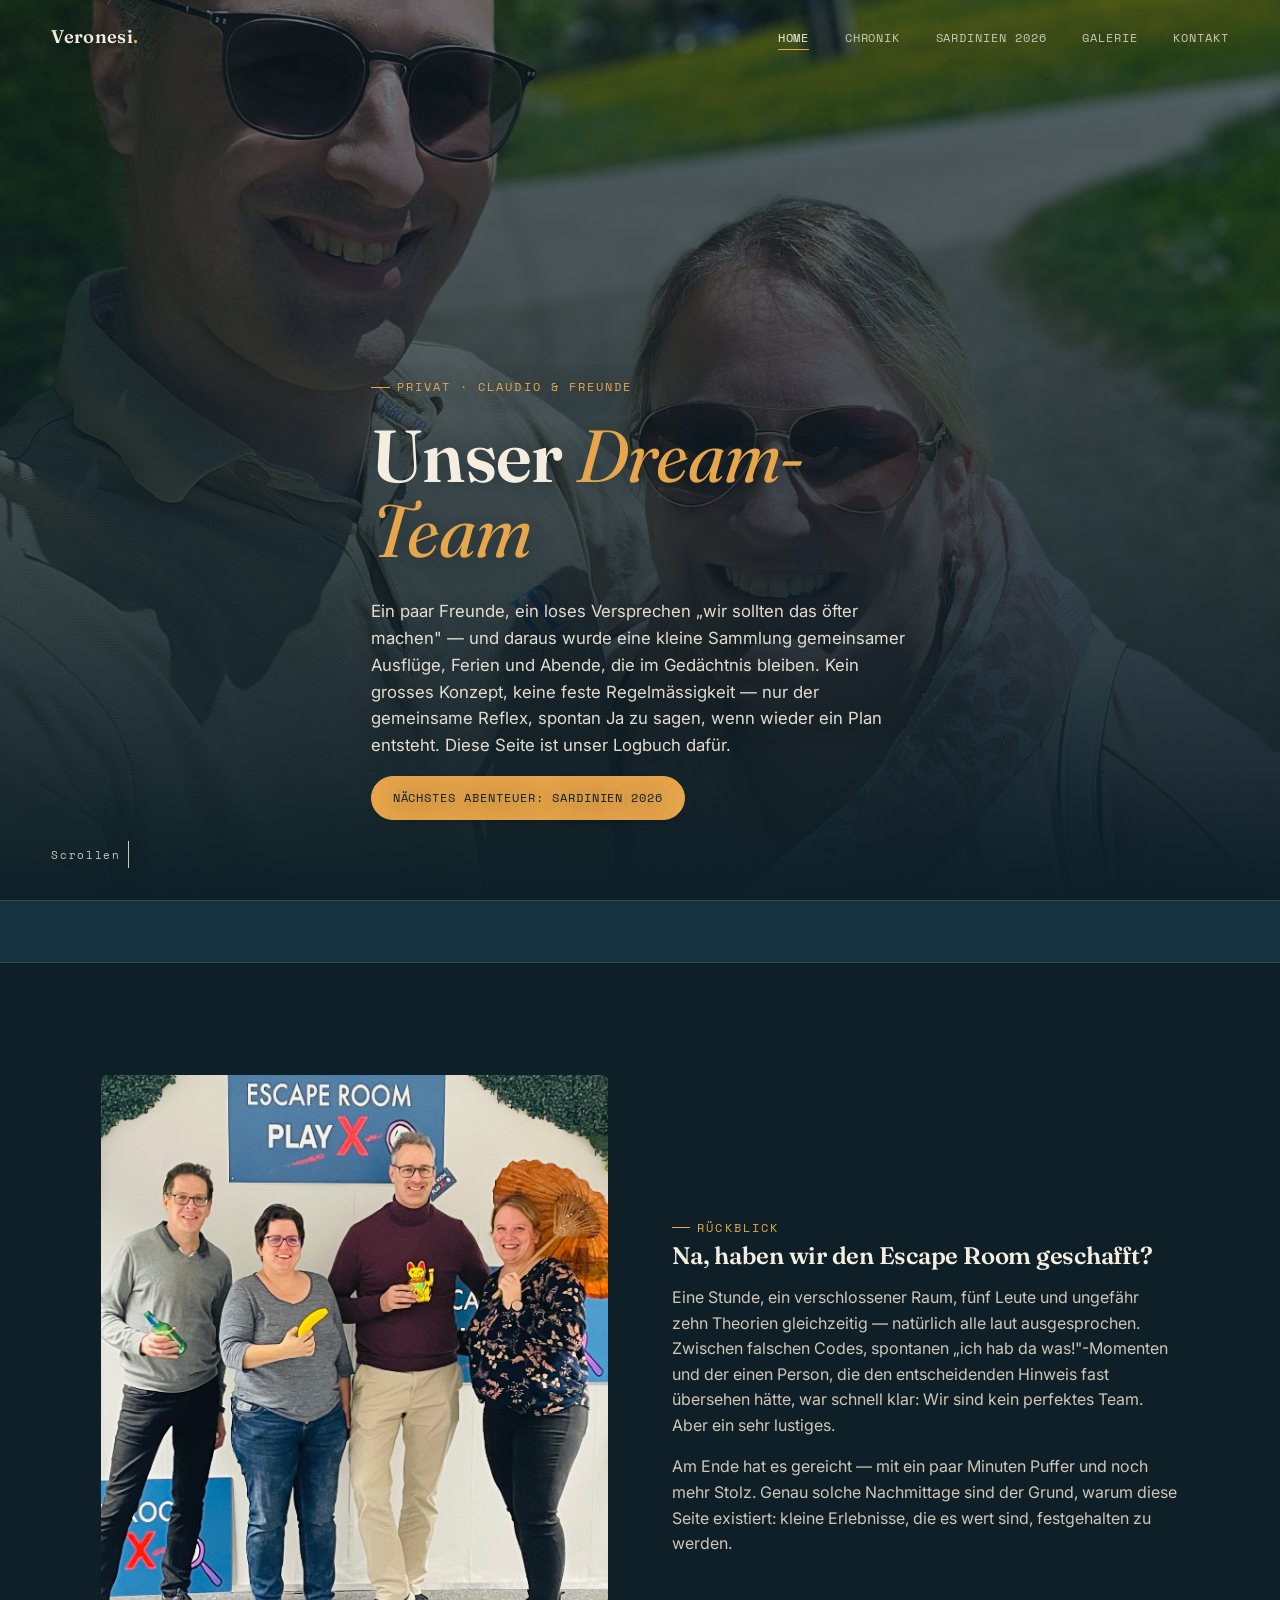
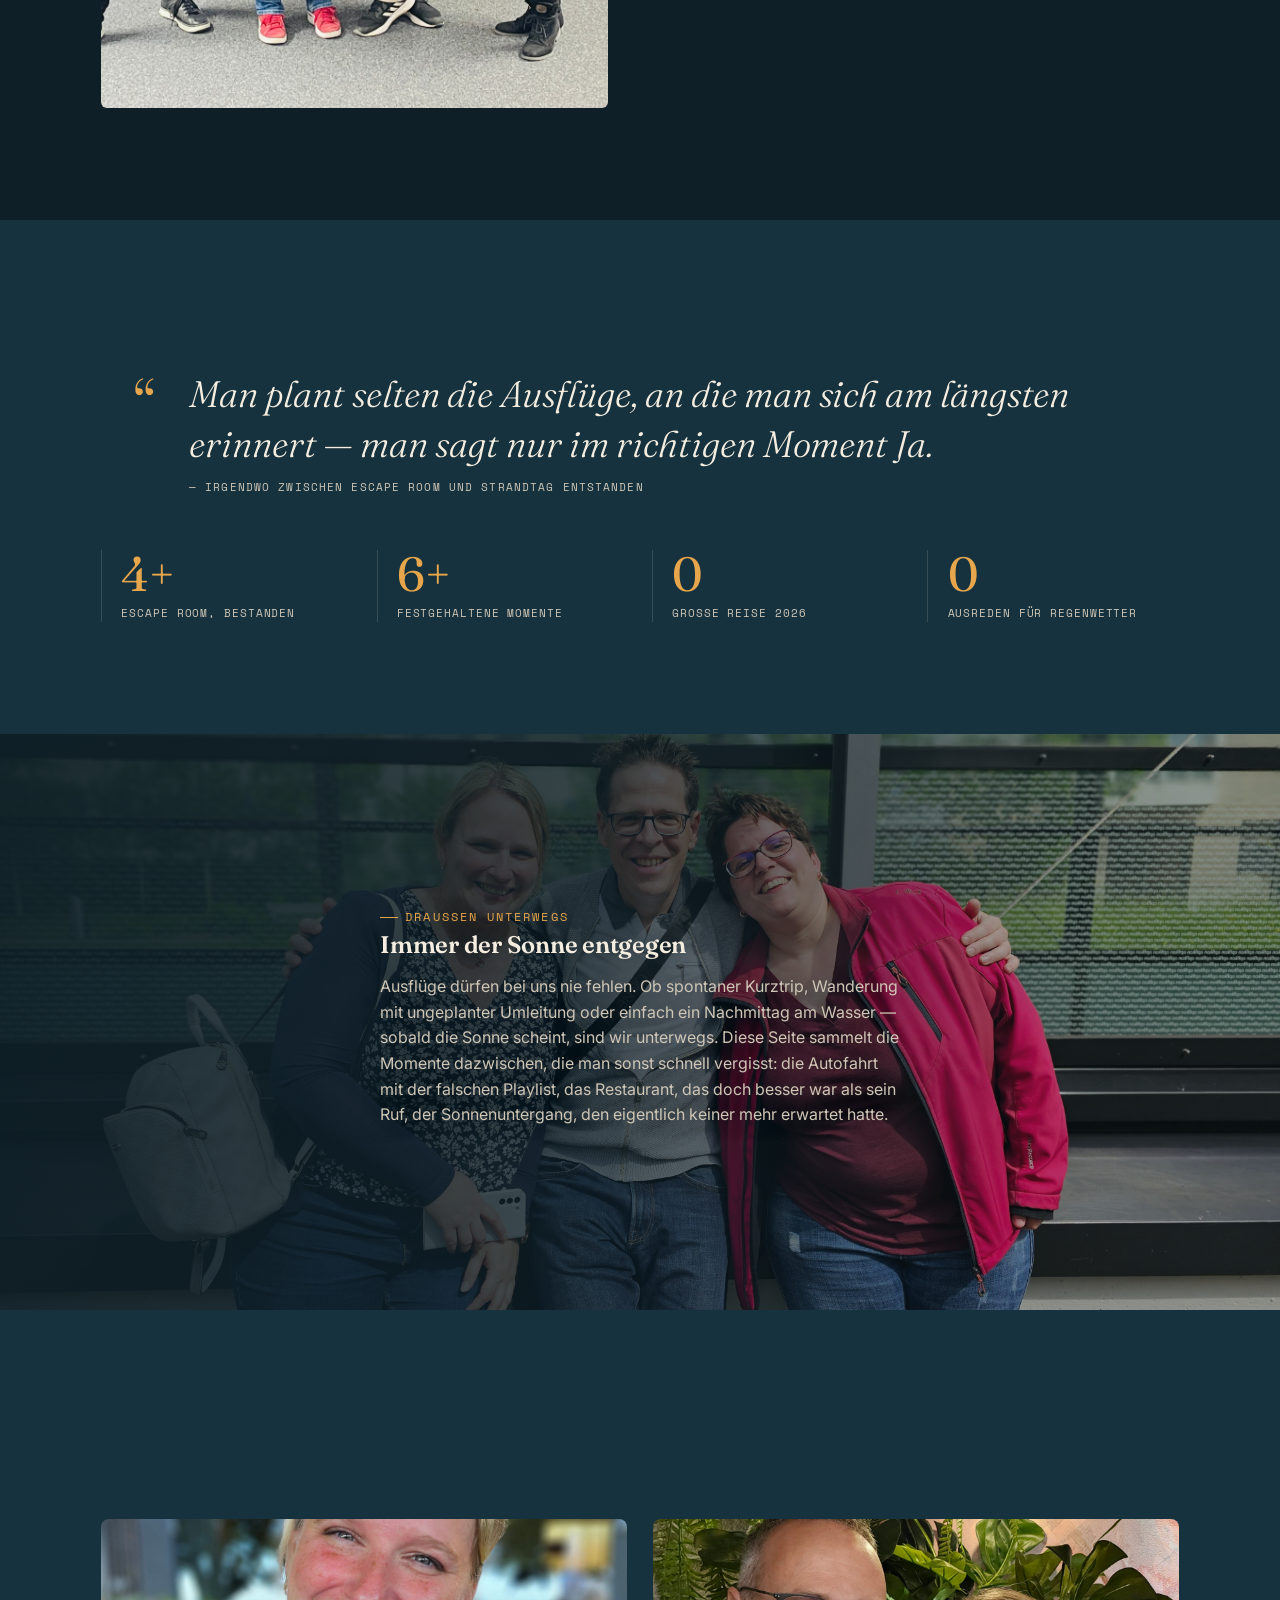
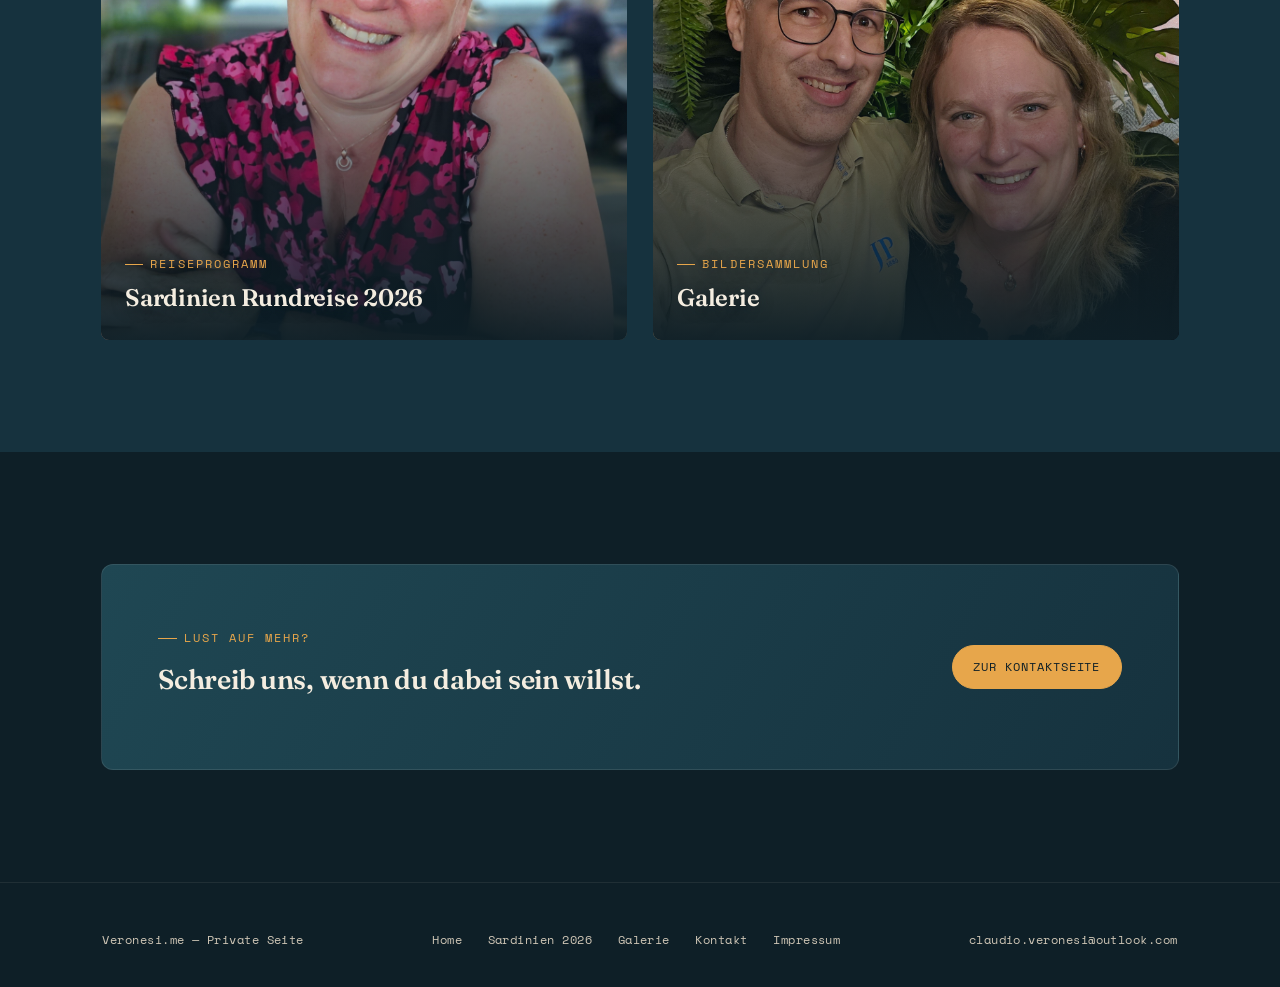
<file: index.html>
<!DOCTYPE html>
<html lang="de">
<head>
<meta charset="UTF-8">
<meta name="viewport" content="width=device-width, initial-scale=1.0">
<title>Veronesi — Unser Dream-Team</title>
<meta name="description" content="Private Seite von Claudio & Freunden — Ausflüge, Abenteuer und die Sardinien-Rundreise 2026.">
<link rel="preconnect" href="https://fonts.googleapis.com">
<link rel="icon" type="image/png" sizes="32x32" href="assets/favicon-32.png">
<link rel="icon" type="image/png" sizes="16x16" href="assets/favicon-16.png">
<link rel="apple-touch-icon" href="assets/apple-touch-icon.png">
<meta property="og:type" content="website">
<meta property="og:title" content="Veronesi — Unser Dream-Team">
<meta property="og:description" content="Private Seite von Claudio & Freunden — Ausflüge, Abenteuer und die Sardinien-Rundreise 2026.">
<meta property="og:image" content="https://veronesi.me/assets/social-preview.png">
<meta property="og:url" content="https://veronesi.me/">
<meta name="twitter:card" content="summary_large_image">
<meta name="twitter:title" content="Veronesi — Unser Dream-Team">
<meta name="twitter:description" content="Private Seite von Claudio & Freunden — Ausflüge, Abenteuer und die Sardinien-Rundreise 2026.">
<meta name="twitter:image" content="https://veronesi.me/assets/social-preview.png">
<link rel="stylesheet" href="styles.css">
</head>
<body>
<div class="progress"></div>

<nav class="nav">
  <a href="index.html" class="nav__brand">Veronesi<span>.</span></a>
  <button class="nav__toggle" aria-label="Menü öffnen">☰</button>
  <ul class="nav__links">
    <li><a href="index.html" class="active">Home</a></li>
    <li><a href="chronik.html">Chronik</a></li>
    <li><a href="sardinien.html">Sardinien 2026</a></li>
    <li><a href="galerie.html">Galerie</a></li>
    <li><a href="kontakt.html">Kontakt</a></li>
  </ul>
</nav>

<header class="hero">
  <div class="hero__bg" style="background-image:url('pics/20250419_125818.jpg');"></div>
  <div class="hero__scrim"></div>
  <div class="wrap hero__content reveal in">
    <span class="eyebrow">Privat · Claudio & Freunde</span>
    <h1>Unser <em>Dream-Team</em></h1>
    <p>Ein paar Freunde, ein loses Versprechen „wir sollten das öfter machen" — und daraus wurde eine kleine Sammlung gemeinsamer Ausflüge, Ferien und Abende, die im Gedächtnis bleiben. Kein grosses Konzept, keine feste Regelmässigkeit — nur der gemeinsame Reflex, spontan Ja zu sagen, wenn wieder ein Plan entsteht. Diese Seite ist unser Logbuch dafür.</p>
    <a href="sardinien.html" class="btn btn--solid">Nächstes Abenteuer: Sardinien 2026</a>
  </div>
  <span class="scroll-cue">Scrollen</span>
</header>

<div class="marquee">
  <div class="marquee__track">
    <span><em>✦</em> Escape Rooms</span>
    <span><em>✦</em> Sommerausflüge</span>
    <span><em>✦</em> Sardinien 2026</span>
    <span><em>✦</em> Lange Abende</span>
    <span><em>✦</em> Spontane Pläne</span>
    <span><em>✦</em> Immer der Sonne entgegen</span>
    <span><em>✦</em> Escape Rooms</span>
    <span><em>✦</em> Sommerausflüge</span>
    <span><em>✦</em> Sardinien 2026</span>
    <span><em>✦</em> Lange Abende</span>
    <span><em>✦</em> Spontane Pläne</span>
    <span><em>✦</em> Immer der Sonne entgegen</span>
  </div>
</div>

<section>
  <div class="wrap grid-2">
    <div class="img-frame tilt reveal">
      <img src="pics/IMG_0607.jpg" alt="Das Dream-Team nach dem Escape Room">
    </div>
    <div class="reveal reveal-delay-1">
      <span class="eyebrow">Rückblick</span>
      <h2>Na, haben wir den Escape Room geschafft?</h2>
      <p>Eine Stunde, ein verschlossener Raum, fünf Leute und ungefähr zehn Theorien gleichzeitig — natürlich alle laut ausgesprochen. Zwischen falschen Codes, spontanen „ich hab da was!"-Momenten und der einen Person, die den entscheidenden Hinweis fast übersehen hätte, war schnell klar: Wir sind kein perfektes Team. Aber ein sehr lustiges.</p>
      <p>Am Ende hat es gereicht — mit ein paar Minuten Puffer und noch mehr Stolz. Genau solche Nachmittage sind der Grund, warum diese Seite existiert: kleine Erlebnisse, die es wert sind, festgehalten zu werden.</p>
    </div>
  </div>
</section>

<section class="section-alt">
  <div class="wrap">
    <blockquote class="pull-quote reveal">
      Man plant selten die Ausflüge, an die man sich am längsten erinnert — man sagt nur im richtigen Moment Ja.
      <cite>— irgendwo zwischen Escape Room und Strandtag entstanden</cite>
    </blockquote>
    <div class="stats reveal reveal-delay-1" style="margin-top:3.5rem;">
      <div class="stat">
        <span class="stat__num" data-count="5+">0</span>
        <span class="stat__label">Escape Room, bestanden</span>
      </div>
      <div class="stat">
        <span class="stat__num" data-count="8+">0</span>
        <span class="stat__label">Festgehaltene Momente</span>
      </div>
      <div class="stat">
        <span class="stat__num" data-count="1">0</span>
        <span class="stat__label">Grosse Reise 2026</span>
      </div>
      <div class="stat">
        <span class="stat__num" data-count="0">0</span>
        <span class="stat__label">Ausreden für Regenwetter</span>
      </div>
    </div>
  </div>
</section>

<section class="banner reveal" style="background-image:url('pics/20230520_160415.jpg');">
  <div class="wrap">
    <div class="banner__content">
      <span class="eyebrow">Draussen unterwegs</span>
      <h2>Immer der Sonne entgegen</h2>
      <p>Ausflüge dürfen bei uns nie fehlen. Ob spontaner Kurztrip, Wanderung mit ungeplanter Umleitung oder einfach ein Nachmittag am Wasser — sobald die Sonne scheint, sind wir unterwegs. Diese Seite sammelt die Momente dazwischen, die man sonst schnell vergisst: die Autofahrt mit der falschen Playlist, das Restaurant, das doch besser war als sein Ruf, der Sonnenuntergang, den eigentlich keiner mehr erwartet hatte.</p>
    </div>
  </div>
</section>

<section class="section-alt">
  <div class="wrap">
    <span class="eyebrow reveal">Weiterstöbern</span>
    <h2 class="reveal reveal-delay-1" style="margin-bottom:2rem;max-width:20em;">Zwei Wege, tiefer einzutauchen</h2>
    <div class="cards">
      <a class="card tilt reveal" href="sardinien.html" style="background-image:url('pics/20250807_181822.jpg');">
        <div class="card__label">
          <span class="eyebrow">Reiseprogramm</span>
          <h3>Sardinien Rundreise 2026</h3>
        </div>
      </a>
      <a class="card tilt reveal reveal-delay-1" href="galerie.html" style="background-image:url('pics/20250925_174155.jpg');">
        <div class="card__label">
          <span class="eyebrow">Bildersammlung</span>
          <h3>Galerie</h3>
        </div>
      </a>
    </div>
  </div>
</section>

<section>
  <div class="wrap">
    <div class="cta-band reveal">
      <div>
        <span class="eyebrow">Lust auf mehr?</span>
        <h2 style="margin-top:.4em;font-size:1.7rem;">Schreib uns, wenn du dabei sein willst.</h2>
      </div>
      <a href="kontakt.html" class="btn btn--solid">Zur Kontaktseite</a>
    </div>
  </div>
</section>

<footer>
  <div class="wrap footer__row">
    <span>Veronesi.me — Private Seite</span>
    <nav style="display:flex;gap:1.6rem;flex-wrap:wrap;">
      <a href="index.html">Home</a>
      <a href="sardinien.html">Sardinien 2026</a>
      <a href="galerie.html">Galerie</a>
      <a href="kontakt.html">Kontakt</a>
      <a href="impressum.html">Impressum</a>
    </nav>
    <a href="#" rel="nofollow" data-email-user="claudio.veronesi" data-email-domain="outlook.com" data-email-show="true">E-Mail wird geladen…</a>
  </div>
</footer>

<button class="back-to-top" aria-label="Nach oben">
  <svg viewBox="0 0 24 24"><path d="M12 19V5M5 12l7-7 7 7"/></svg>
</button>

<script src="script.js"></script>
</body>
</html>
</file>
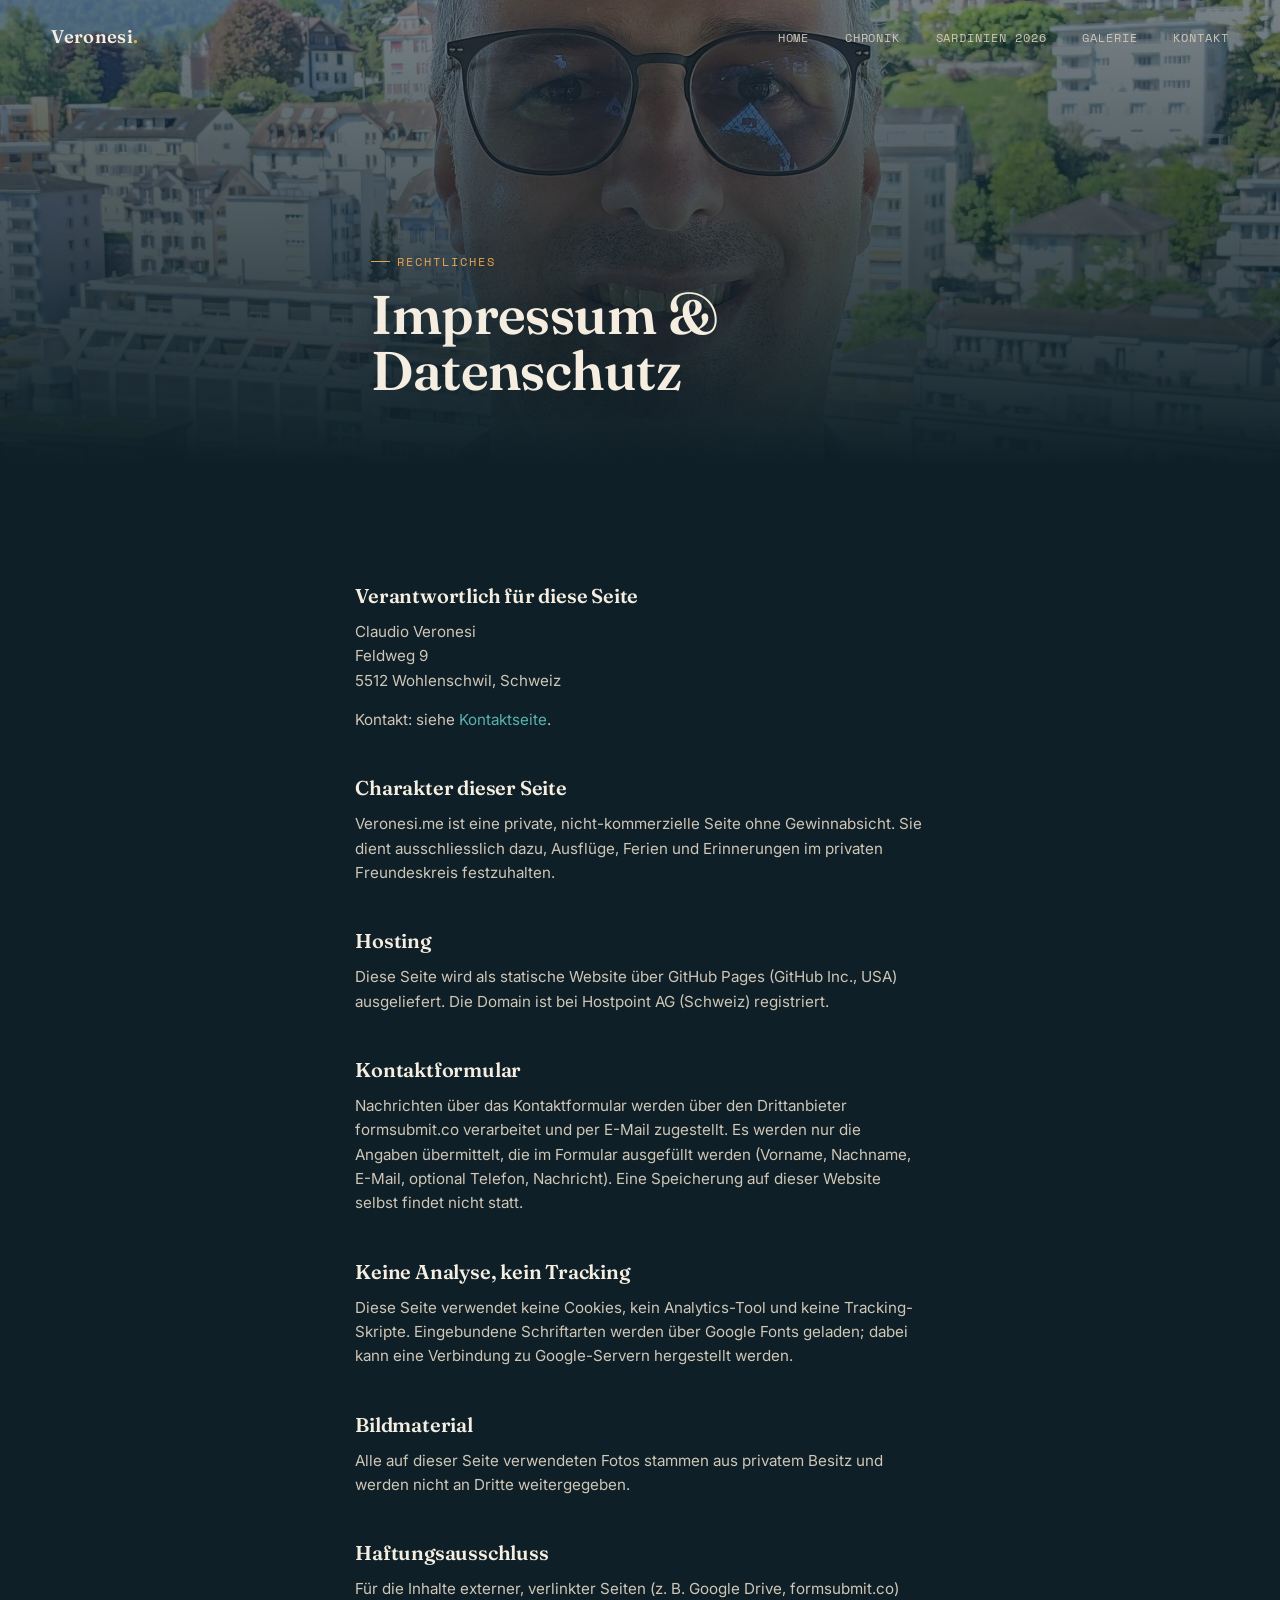
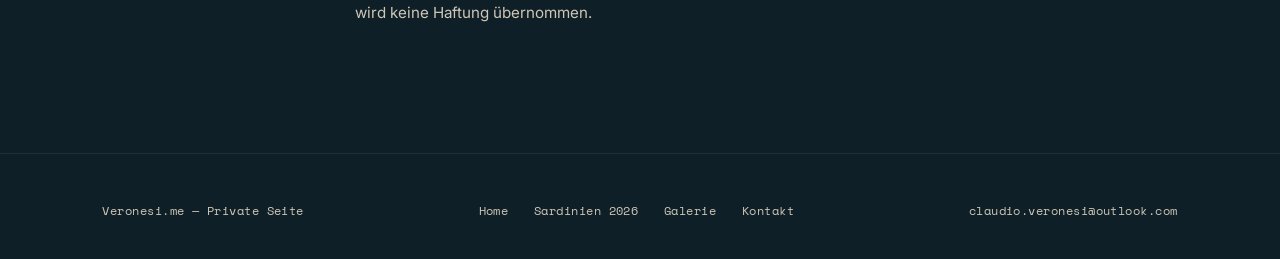
<file: impressum.html>
<!DOCTYPE html>
<html lang="de">
<head>
<meta charset="UTF-8">
<meta name="viewport" content="width=device-width, initial-scale=1.0">
<title>Impressum & Datenschutz — Veronesi</title>
<meta name="robots" content="noindex">
<link rel="preconnect" href="https://fonts.googleapis.com">
<link rel="icon" type="image/png" sizes="32x32" href="assets/favicon-32.png">
<link rel="icon" type="image/png" sizes="16x16" href="assets/favicon-16.png">
<link rel="apple-touch-icon" href="assets/apple-touch-icon.png">
<link rel="stylesheet" href="styles.css">
<style>
  .legal p, .legal li{color:var(--sand-dim);font-size:.95rem;}
  .legal h2{font-size:1.25rem;margin-top:2.5rem;}
  .legal h2:first-of-type{margin-top:0;}
</style>
</head>
<body>

<nav class="nav">
  <a href="index.html" class="nav__brand">Veronesi<span>.</span></a>
  <button class="nav__toggle" aria-label="Menü öffnen">☰</button>
  <ul class="nav__links">
    <li><a href="index.html">Home</a></li>
    <li><a href="chronik.html">Chronik</a></li>
    <li><a href="sardinien.html">Sardinien 2026</a></li>
    <li><a href="galerie.html">Galerie</a></li>
    <li><a href="kontakt.html">Kontakt</a></li>
  </ul>
</nav>

<header class="hero hero--small">
  <div class="hero__bg" style="background-image:url('pics/20250501_105239.jpg');"></div>
  <div class="hero__scrim"></div>
  <div class="wrap hero__content reveal in">
    <span class="eyebrow">Rechtliches</span>
    <h1>Impressum & Datenschutz</h1>
  </div>
</header>

<section>
  <div class="wrap legal" style="max-width:42em;">

    <h2>Verantwortlich für diese Seite</h2>
    <p>
      Claudio Veronesi<br>
      Feldweg 9 <br>
      5512 Wohlenschwil, Schweiz
    </p>
    <p>Kontakt: siehe <a href="kontakt.html" style="color:var(--teal);">Kontaktseite</a>.</p>

    <h2>Charakter dieser Seite</h2>
    <p>Veronesi.me ist eine private, nicht-kommerzielle Seite ohne Gewinnabsicht. Sie dient ausschliesslich dazu, Ausflüge, Ferien und Erinnerungen im privaten Freundeskreis festzuhalten.</p>

    <h2>Hosting</h2>
    <p>Diese Seite wird als statische Website über GitHub Pages (GitHub Inc., USA) ausgeliefert. Die Domain ist bei Hostpoint AG (Schweiz) registriert.</p>

    <h2>Kontaktformular</h2>
    <p>Nachrichten über das Kontaktformular werden über den Drittanbieter formsubmit.co verarbeitet und per E-Mail zugestellt. Es werden nur die Angaben übermittelt, die im Formular ausgefüllt werden (Vorname, Nachname, E-Mail, optional Telefon, Nachricht). Eine Speicherung auf dieser Website selbst findet nicht statt.</p>

    <h2>Keine Analyse, kein Tracking</h2>
    <p>Diese Seite verwendet keine Cookies, kein Analytics-Tool und keine Tracking-Skripte. Eingebundene Schriftarten werden über Google Fonts geladen; dabei kann eine Verbindung zu Google-Servern hergestellt werden.</p>

    <h2>Bildmaterial</h2>
    <p>Alle auf dieser Seite verwendeten Fotos stammen aus privatem Besitz und werden nicht an Dritte weitergegeben.</p>

    <h2>Haftungsausschluss</h2>
    <p>Für die Inhalte externer, verlinkter Seiten (z. B. Google Drive, formsubmit.co) wird keine Haftung übernommen.</p>

  </div>
</section>

<footer>
  <div class="wrap footer__row">
    <span>Veronesi.me — Private Seite</span>
    <nav style="display:flex;gap:1.6rem;">
      <a href="index.html">Home</a>
      <a href="sardinien.html">Sardinien 2026</a>
      <a href="galerie.html">Galerie</a>
      <a href="kontakt.html">Kontakt</a>
    </nav>
    <a href="#" rel="nofollow" data-email-user="claudio.veronesi" data-email-domain="outlook.com" data-email-show="true">E-Mail wird geladen…</a>
  </div>
</footer>

<button class="back-to-top" aria-label="Nach oben">
  <svg viewBox="0 0 24 24"><path d="M12 19V5M5 12l7-7 7 7"/></svg>
</button>

<script src="script.js"></script>
</body>
</html>
</file>
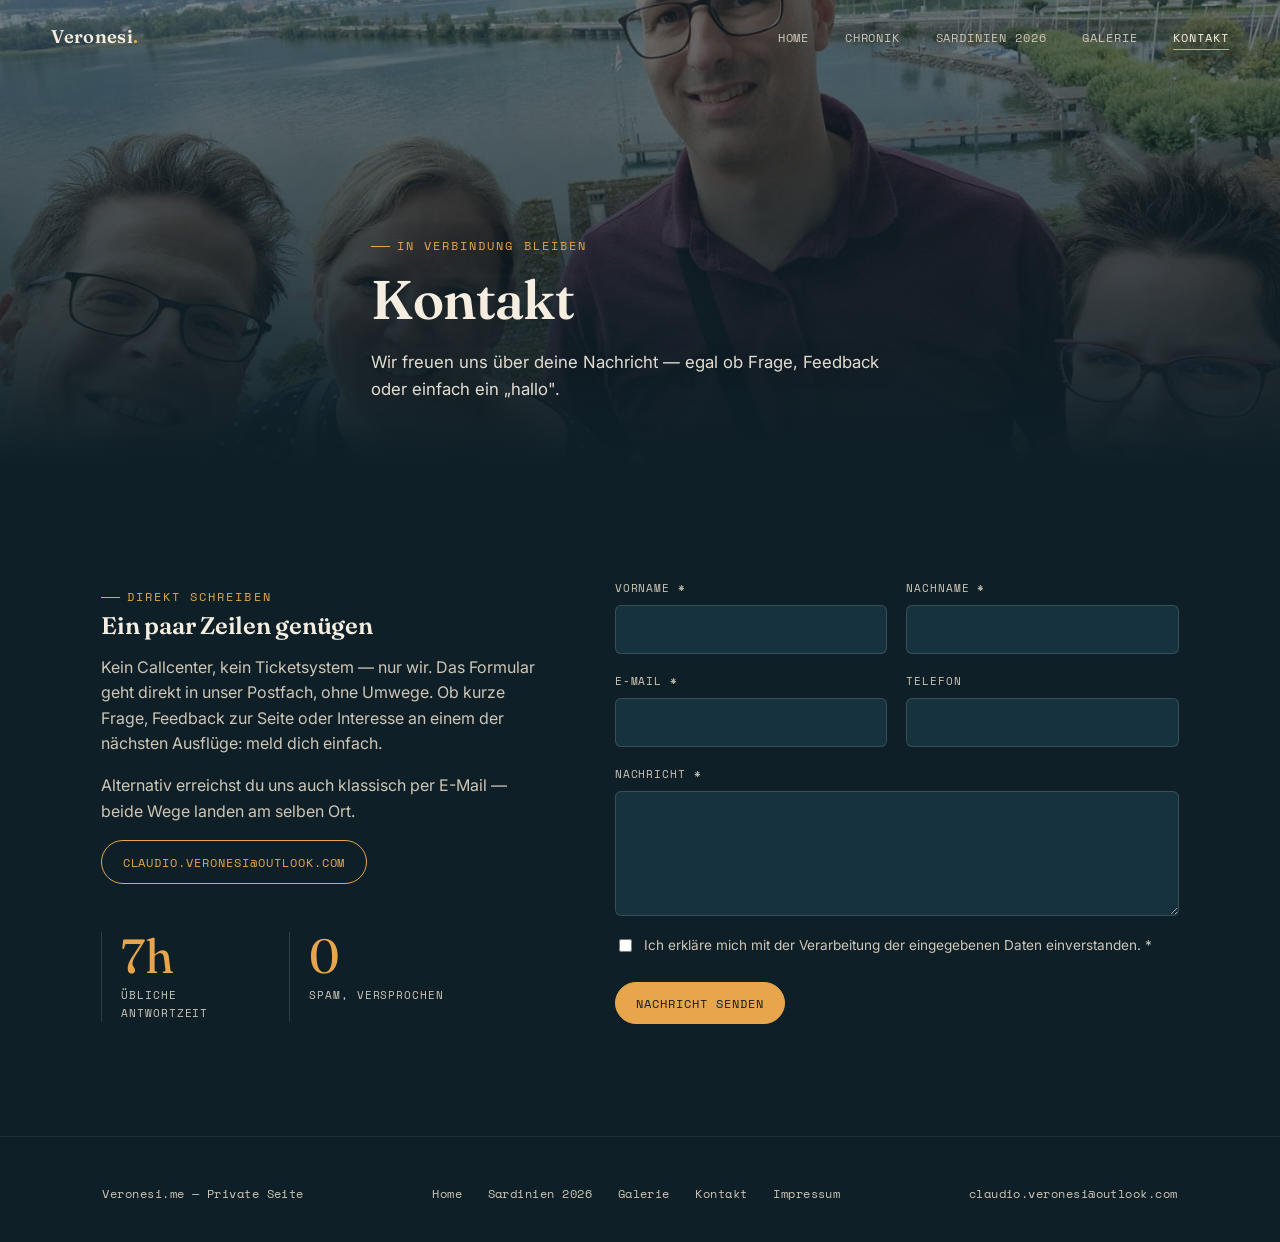
<file: kontakt.html>
<!DOCTYPE html>
<html lang="de">
<head>
<meta charset="UTF-8">
<meta name="viewport" content="width=device-width, initial-scale=1.0">
<title>Kontakt — Veronesi</title>
<meta name="description" content="Nachricht schreiben — wir freuen uns über deine Zeilen.">
<link rel="preconnect" href="https://fonts.googleapis.com">
<link rel="icon" type="image/png" sizes="32x32" href="assets/favicon-32.png">
<link rel="icon" type="image/png" sizes="16x16" href="assets/favicon-16.png">
<link rel="apple-touch-icon" href="assets/apple-touch-icon.png">
<meta property="og:type" content="website">
<meta property="og:title" content="Kontakt — Veronesi">
<meta property="og:description" content="Nachricht schreiben — wir freuen uns über deine Zeilen.">
<meta property="og:image" content="https://veronesi.me/assets/social-preview.png">
<meta property="og:url" content="https://veronesi.me/kontakt.html">
<meta name="twitter:card" content="summary_large_image">
<meta name="twitter:title" content="Kontakt — Veronesi">
<meta name="twitter:description" content="Nachricht schreiben — wir freuen uns über deine Zeilen.">
<meta name="twitter:image" content="https://veronesi.me/assets/social-preview.png">
<link rel="stylesheet" href="styles.css">
</head>
<body>
<div class="progress"></div>

<nav class="nav">
  <a href="index.html" class="nav__brand">Veronesi<span>.</span></a>
  <button class="nav__toggle" aria-label="Menü öffnen">☰</button>
  <ul class="nav__links">
    <li><a href="index.html">Home</a></li>
    <li><a href="chronik.html">Chronik</a></li>
    <li><a href="sardinien.html">Sardinien 2026</a></li>
    <li><a href="galerie.html">Galerie</a></li>
    <li><a href="kontakt.html" class="active">Kontakt</a></li>
  </ul>
</nav>

<header class="hero hero--small">
  <div class="hero__bg" style="background-image:url('pics/IMG-20230805-WA0002.jpg');"></div>
  <div class="hero__scrim"></div>
  <div class="wrap hero__content reveal in">
    <span class="eyebrow">In Verbindung bleiben</span>
    <h1>Kontakt</h1>
    <p>Wir freuen uns über deine Nachricht — egal ob Frage, Feedback oder einfach ein „hallo".</p>
  </div>
</header>

<section>
  <div class="wrap grid-2" style="align-items:flex-start;">
    <div class="reveal">
      <span class="eyebrow">Direkt schreiben</span>
      <h2>Ein paar Zeilen genügen</h2>
      <p>Kein Callcenter, kein Ticketsystem — nur wir. Das Formular geht direkt in unser Postfach, ohne Umwege. Ob kurze Frage, Feedback zur Seite oder Interesse an einem der nächsten Ausflüge: meld dich einfach.</p>
      <p>Alternativ erreichst du uns auch klassisch per E-Mail — beide Wege landen am selben Ort.</p>
      <p><a href="#" class="btn" rel="nofollow" data-email-user="claudio.veronesi" data-email-domain="outlook.com" data-email-show="true">E-Mail wird geladen…</a></p>
      <div class="stats" style="grid-template-columns:1fr 1fr;margin-top:3rem;max-width:22em;">
        <div class="stat">
          <span class="stat__num" data-count="24h">0</span>
          <span class="stat__label">Übliche Antwortzeit</span>
        </div>
        <div class="stat">
          <span class="stat__num" data-count="0">0</span>
          <span class="stat__label">Spam, versprochen</span>
        </div>
      </div>
    </div>

    <!--
      HINWEIS FÜR CLAUDIO:
      Formular läuft kostenlos über formsubmit.co — kein Server, kein Konto nötig.
      Bei der ALLERERSTEN Einsendung schickt formsubmit.co dir eine Bestätigungs-Mail,
      die du einmalig anklicken musst — danach landen alle Nachrichten direkt im Postfach.
      _subject / _template steuern nur die Optik der eingehenden Mail.
    -->
    <form class="reveal reveal-delay-1"
          action="https://formsubmit.co/04c3320bc6bbe6dbde82edca2da8a208"
          method="POST">
      <input type="hidden" name="_subject" value="Neue Nachricht über veronesi.me">
      <input type="hidden" name="_template" value="table">
      <input type="hidden" name="_captcha" value="false">

      <div class="form-grid">
        <div class="field">
          <label for="vorname">Vorname *</label>
          <input id="vorname" name="Vorname" type="text" required>
        </div>
        <div class="field">
          <label for="nachname">Nachname *</label>
          <input id="nachname" name="Nachname" type="text" required>
        </div>
      </div>
      <div class="form-grid">
        <div class="field">
          <label for="email">E-Mail *</label>
          <input id="email" name="Email" type="email" required>
        </div>
        <div class="field">
          <label for="telefon">Telefon</label>
          <input id="telefon" name="Telefon" type="tel">
        </div>
      </div>
      <div class="field">
        <label for="nachricht">Nachricht *</label>
        <textarea id="nachricht" name="Nachricht" rows="5" required></textarea>
      </div>
      <label class="checkline">
        <input type="checkbox" required>
        <span>Ich erkläre mich mit der Verarbeitung der eingegebenen Daten einverstanden. *</span>
      </label>
      <button type="submit" class="btn btn--solid">Nachricht senden</button>
    </form>
  </div>
</section>

<footer>
  <div class="wrap footer__row">
    <span>Veronesi.me — Private Seite</span>
    <nav style="display:flex;gap:1.6rem;flex-wrap:wrap;">
      <a href="index.html">Home</a>
      <a href="sardinien.html">Sardinien 2026</a>
      <a href="galerie.html">Galerie</a>
      <a href="kontakt.html">Kontakt</a>
      <a href="impressum.html">Impressum</a>
    </nav>
    <a href="#" rel="nofollow" data-email-user="claudio.veronesi" data-email-domain="outlook.com" data-email-show="true">E-Mail wird geladen…</a>
  </div>
</footer>

<button class="back-to-top" aria-label="Nach oben">
  <svg viewBox="0 0 24 24"><path d="M12 19V5M5 12l7-7 7 7"/></svg>
</button>

<script src="script.js"></script>
</body>
</html>
</file>
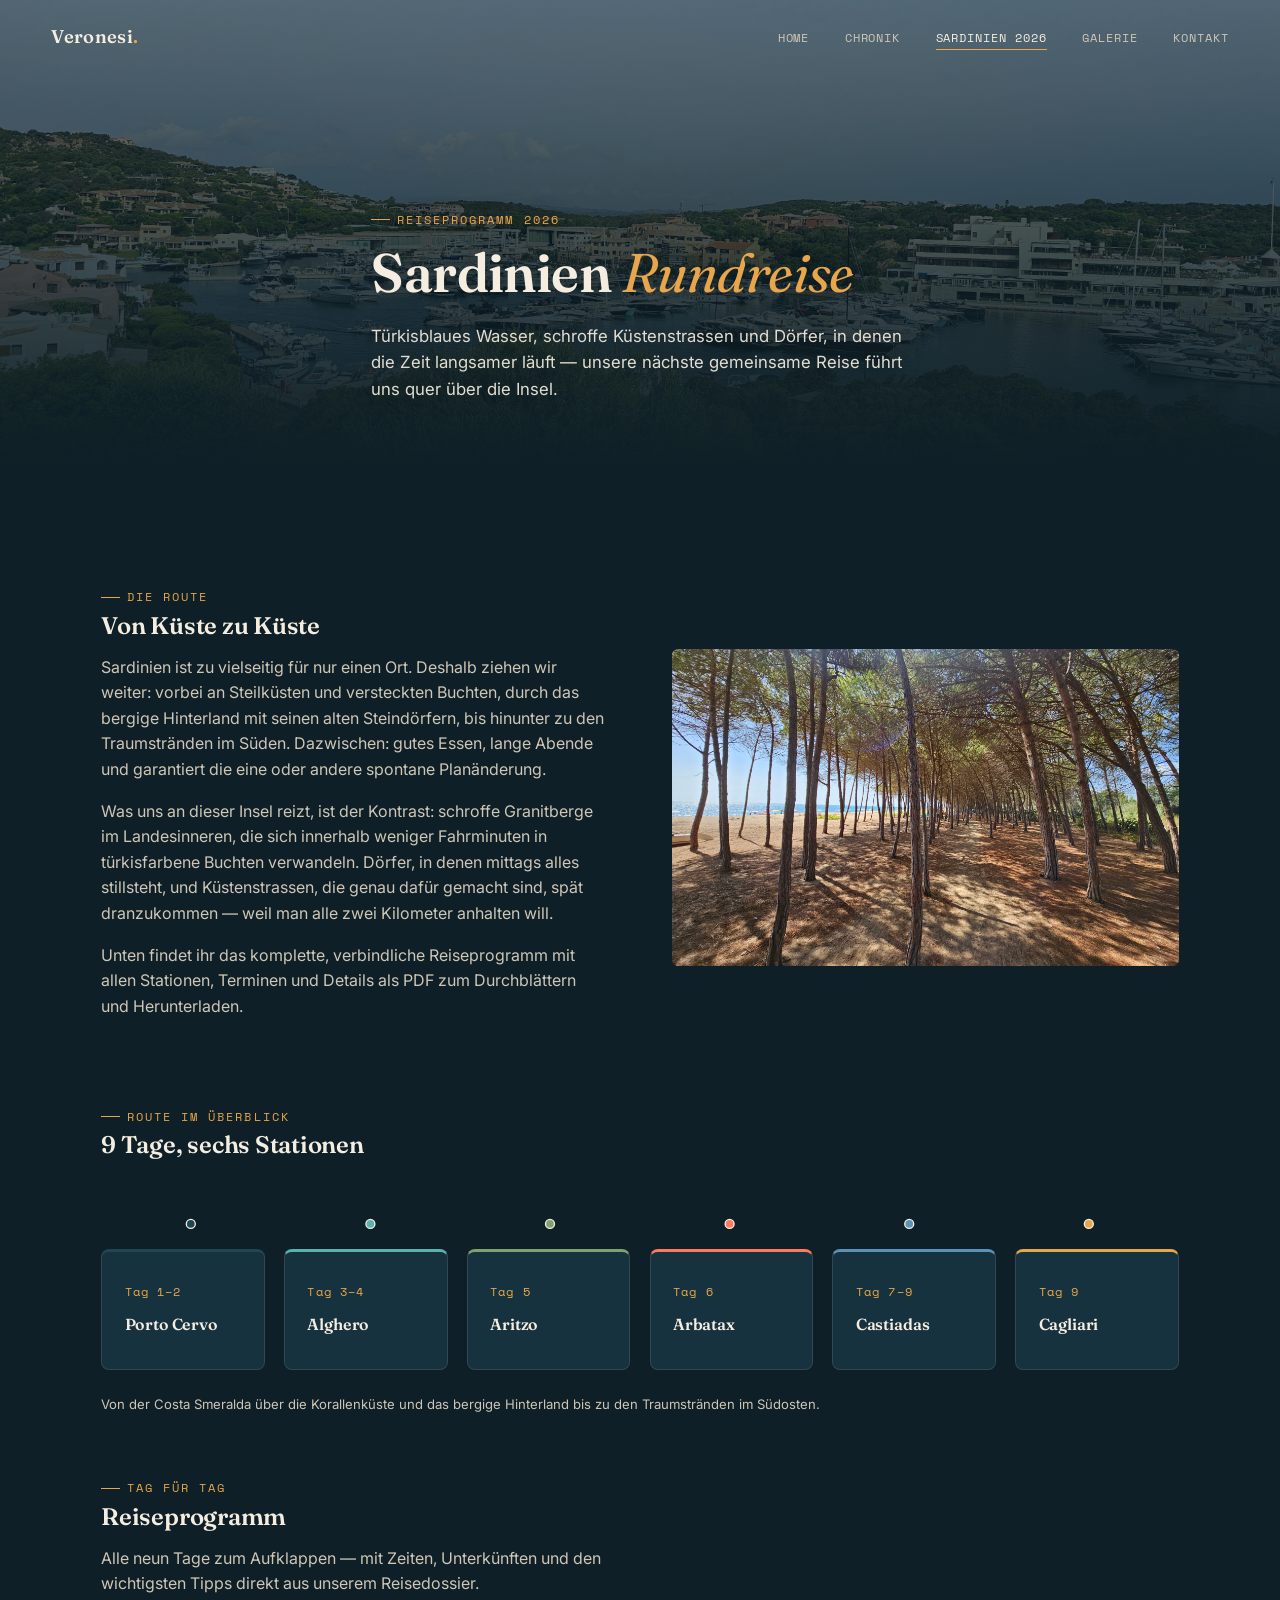
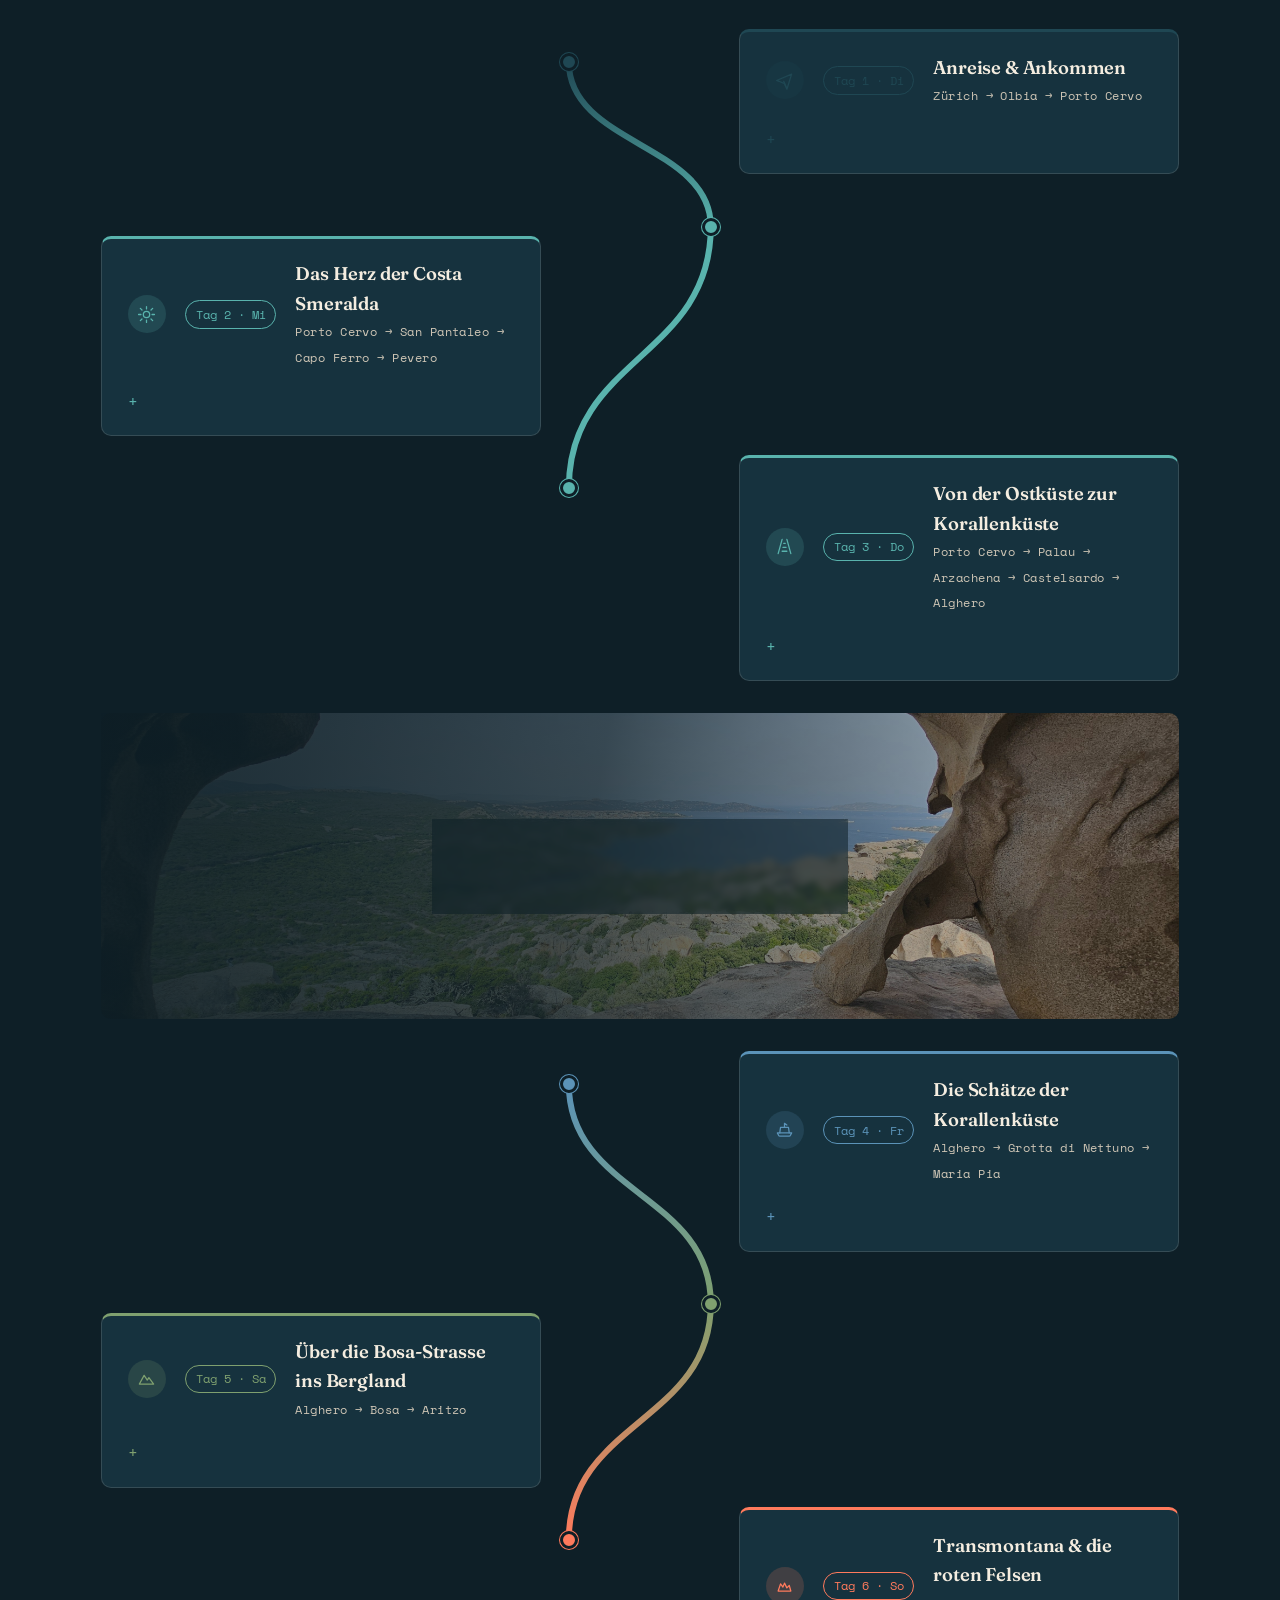
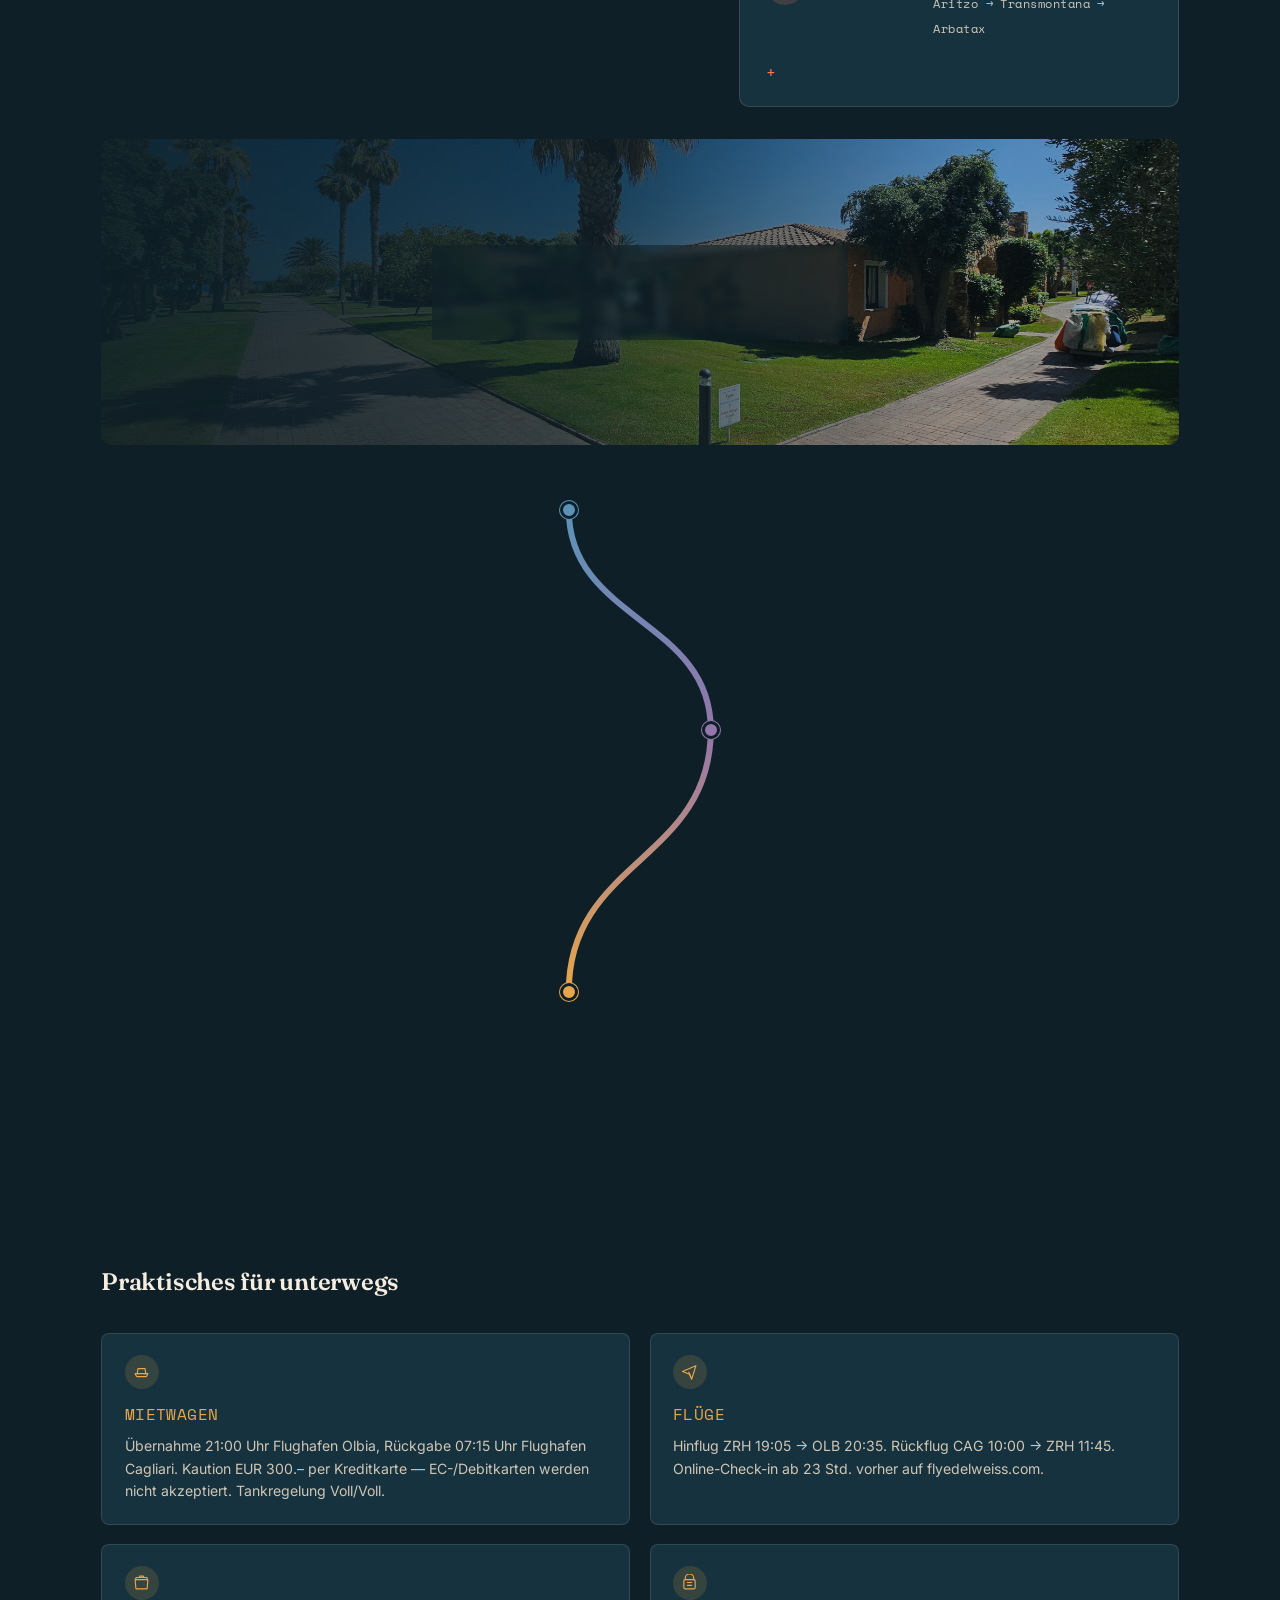
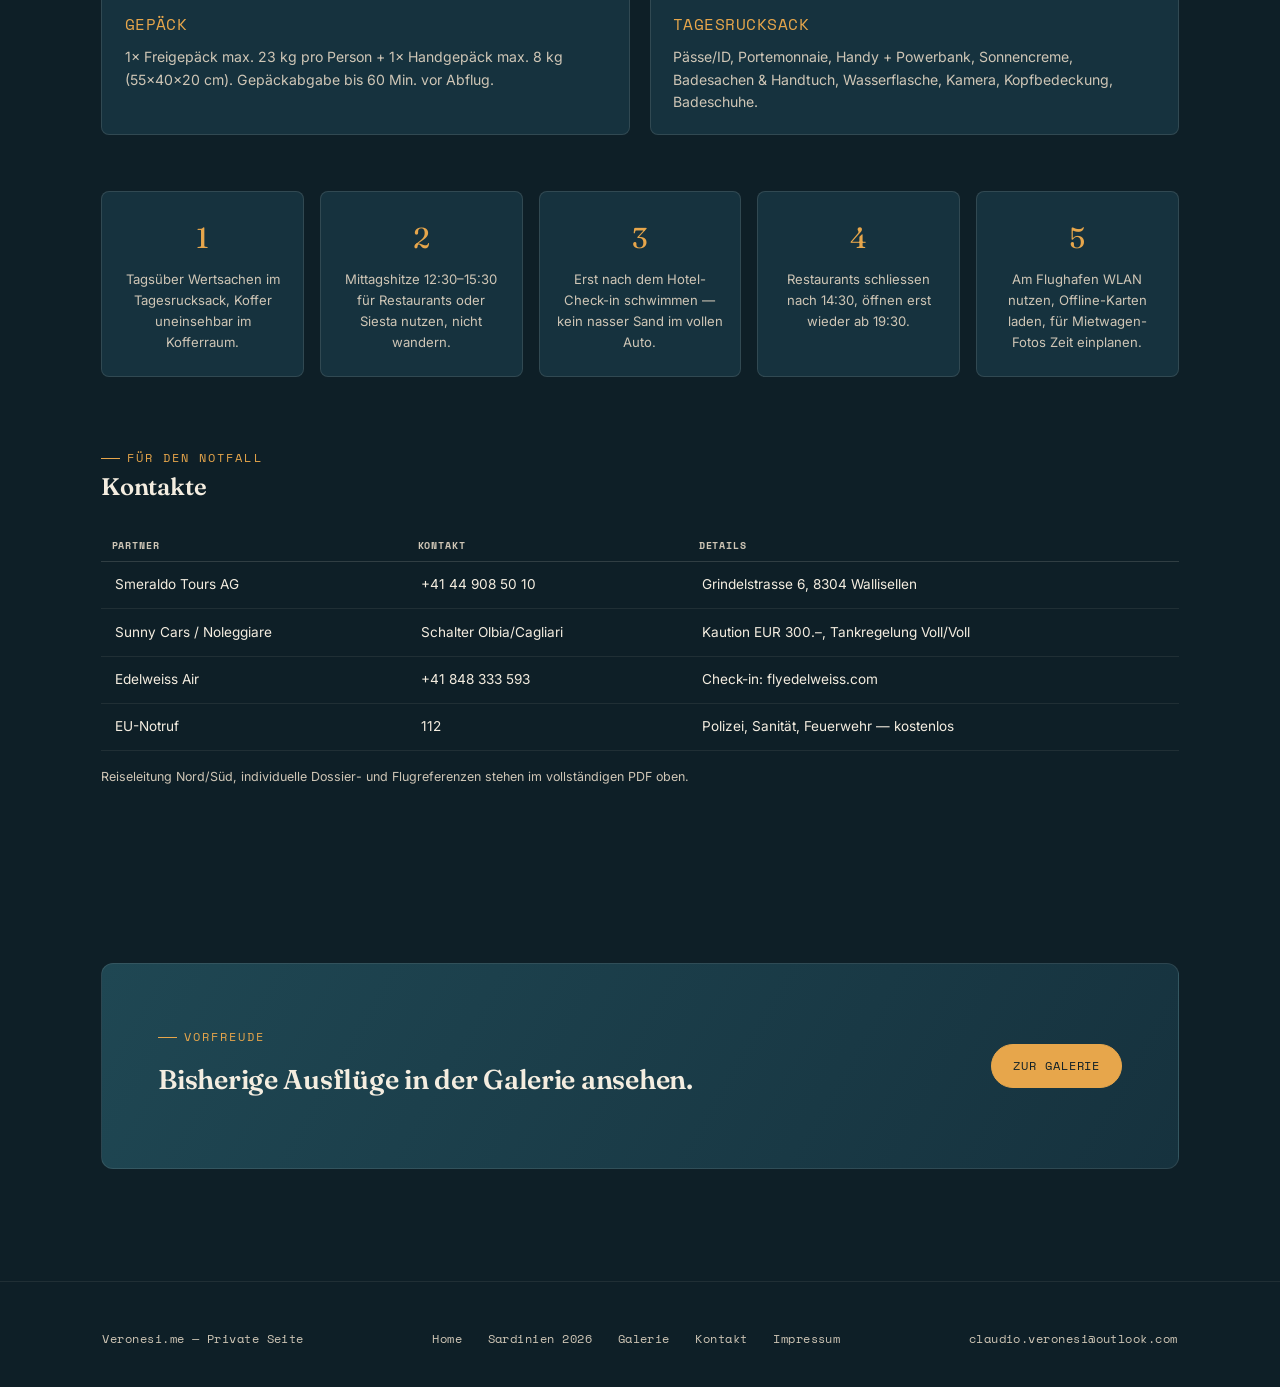
<file: sardinien.html>
<!DOCTYPE html>
<html lang="de">
<head>
<meta charset="UTF-8">
<meta name="viewport" content="width=device-width, initial-scale=1.0">
<title>Sardinien 2026 — Veronesi</title>
<meta name="description" content="Unsere Rundreise durch Sardinien 2026 — Route, Stationen und Reiseprogramm.">
<link rel="preconnect" href="https://fonts.googleapis.com">
<link rel="icon" type="image/png" sizes="32x32" href="assets/favicon-32.png">
<link rel="icon" type="image/png" sizes="16x16" href="assets/favicon-16.png">
<link rel="apple-touch-icon" href="assets/apple-touch-icon.png">
<meta property="og:type" content="website">
<meta property="og:title" content="Sardinien 2026 — Veronesi">
<meta property="og:description" content="Unsere Rundreise durch Sardinien 2026 — Route, Etappen und Reiseprogramm.">
<meta property="og:image" content="https://veronesi.me/assets/social-preview.png">
<meta property="og:url" content="https://veronesi.me/sardinien.html">
<meta name="twitter:card" content="summary_large_image">
<meta name="twitter:title" content="Sardinien 2026 — Veronesi">
<meta name="twitter:description" content="Unsere Rundreise durch Sardinien 2026 — Route, Etappen und Reiseprogramm.">
<meta name="twitter:image" content="https://veronesi.me/assets/social-preview.png">
<link rel="stylesheet" href="styles.css">
</head>
<body>
<div class="progress"></div>

<nav class="nav">
  <a href="index.html" class="nav__brand">Veronesi<span>.</span></a>
  <button class="nav__toggle" aria-label="Menü öffnen">☰</button>
  <ul class="nav__links">
    <li><a href="index.html">Home</a></li>
    <li><a href="chronik.html">Chronik</a></li>
    <li><a href="sardinien.html" class="active">Sardinien 2026</a></li>
    <li><a href="galerie.html">Galerie</a></li>
    <li><a href="kontakt.html">Kontakt</a></li>
  </ul>
</nav>

<header class="hero hero--small">
  <div class="hero__bg" style="background-image:url('pics/Sardinien26-1.jpg');"></div>
  <div class="hero__scrim"></div>
  <div class="wrap hero__content reveal in">
    <span class="eyebrow">Reiseprogramm 2026</span>
    <h1>Sardinien <em>Rundreise</em></h1>
    <p>Türkisblaues Wasser, schroffe Küstenstrassen und Dörfer, in denen die Zeit langsamer läuft — unsere nächste gemeinsame Reise führt uns quer über die Insel.</p>
  </div>
</header>

<section>
  <div class="wrap">
    <div class="grid-2" style="margin-bottom:4rem;">
      <div class="reveal">
        <span class="eyebrow">Die Route</span>
        <h2>Von Küste zu Küste</h2>
        <p>Sardinien ist zu vielseitig für nur einen Ort. Deshalb ziehen wir weiter: vorbei an Steilküsten und versteckten Buchten, durch das bergige Hinterland mit seinen alten Steindörfern, bis hinunter zu den Traumstränden im Süden. Dazwischen: gutes Essen, lange Abende und garantiert die eine oder andere spontane Planänderung.</p>
        <p>Was uns an dieser Insel reizt, ist der Kontrast: schroffe Granitberge im Landesinneren, die sich innerhalb weniger Fahrminuten in türkisfarbene Buchten verwandeln. Dörfer, in denen mittags alles stillsteht, und Küstenstrassen, die genau dafür gemacht sind, spät dranzukommen — weil man alle zwei Kilometer anhalten will.</p>
        <p>Unten findet ihr das komplette, verbindliche Reiseprogramm mit allen Stationen, Terminen und Details als PDF zum Durchblättern und Herunterladen.</p>
      </div>
      <div class="img-frame img-frame--wide tilt reveal reveal-delay-1">
        <img src="pics/Sardinien26-9.jpg" alt="Küstenimpression Sardinien">
      </div>
    </div>

    <span class="eyebrow reveal">Route im Überblick</span>
    <h2 class="reveal reveal-delay-1" style="margin-bottom:2rem;">9 Tage, sechs Stationen</h2>
    <div class="route-graphic reveal">
      <svg viewBox="0 0 1200 60" preserveAspectRatio="none" aria-hidden="true">
        <path d="M 100 30 L 300 30 L 500 30 L 700 30 L 900 30 L 1100 30" fill="none" stroke="url(#routeGrad)" stroke-width="2" stroke-dasharray="1 10" stroke-linecap="round"/>
        <defs>
          <linearGradient id="routeGrad" x1="0" y1="0" x2="1" y2="0">
            <stop offset="0%" stop-color="#1f4753"/>
            <stop offset="20%" stop-color="#59b3ad"/>
            <stop offset="40%" stop-color="#7fa06f"/>
            <stop offset="60%" stop-color="#ff7a5c"/>
            <stop offset="80%" stop-color="#5b93b8"/>
            <stop offset="100%" stop-color="#e7a64b"/>
          </linearGradient>
        </defs>
        <circle cx="100" cy="30" r="5" fill="#1f4753" stroke="#f4ede0" stroke-width="1.5"/>
        <circle cx="300" cy="30" r="5" fill="#59b3ad" stroke="#f4ede0" stroke-width="1.5"/>
        <circle cx="500" cy="30" r="5" fill="#7fa06f" stroke="#f4ede0" stroke-width="1.5"/>
        <circle cx="700" cy="30" r="5" fill="#ff7a5c" stroke="#f4ede0" stroke-width="1.5"/>
        <circle cx="900" cy="30" r="5" fill="#5b93b8" stroke="#f4ede0" stroke-width="1.5"/>
        <circle cx="1100" cy="30" r="5" fill="#e7a64b" stroke="#f4ede0" stroke-width="1.5"/>
      </svg>
      <div class="stations stations--route">
        <div class="station" style="border-top:3px solid var(--ink-3);"><span class="station__no">Tag 1–2</span><h3 style="font-size:1rem;">Porto Cervo</h3></div>
        <div class="station" style="border-top:3px solid var(--teal);"><span class="station__no">Tag 3–4</span><h3 style="font-size:1rem;">Alghero</h3></div>
        <div class="station" style="border-top:3px solid var(--sage);"><span class="station__no">Tag 5</span><h3 style="font-size:1rem;">Aritzo</h3></div>
        <div class="station" style="border-top:3px solid var(--coral);"><span class="station__no">Tag 6</span><h3 style="font-size:1rem;">Arbatax</h3></div>
        <div class="station" style="border-top:3px solid var(--sky);"><span class="station__no">Tag 7–9</span><h3 style="font-size:1rem;">Castiadas</h3></div>
        <div class="station" style="border-top:3px solid var(--gold);"><span class="station__no">Tag 9</span><h3 style="font-size:1rem;">Cagliari</h3></div>
      </div>
    </div>
    <p class="reveal" style="font-size:.82rem;color:var(--sand-dim);margin-bottom:3.5rem;">Von der Costa Smeralda über die Korallenküste und das bergige Hinterland bis zu den Traumstränden im Südosten.</p>

    <span class="eyebrow reveal">Tag für Tag</span>
    <h2 class="reveal reveal-delay-1" style="margin-bottom:.6rem;">Reiseprogramm</h2>
    <p class="reveal" style="max-width:36em;margin-bottom:2rem;">Alle neun Tage zum Aufklappen — mit Zeiten, Unterkünften und den wichtigsten Tipps direkt aus unserem Reisedossier.</p>

    <div class="journey">
    <div class="journey-item" style="--accent:var(--ink-3);">
      <span class="journey-dot"></span>
      <details class="daycard reveal" style="--accent:var(--ink-3);">
      <summary>
        <span class="day-icon"><svg viewBox="0 0 24 24"><path d="M2 12l19-8-6 19-3-7-7-3z"/><path d="M11 13l3 7"/></svg></span><span class="daycard__no">Tag 1 · Di</span>
        <div class="daycard__title"><h3>Anreise & Ankommen</h3><span class="daycard__route">Zürich → Olbia → Porto Cervo</span></div>
        <span class="daycard__chevron">+</span>
      </summary>
      <div class="daycard__body">
        <div class="stay-box"><span>Unterkunft · 2 Nächte</span><b>Hotel Balocco ****</b>Porto Cervo, Costa Smeralda</div>
        <ul class="timeline">
          <li><time>17:05</time><p>Flughafen Zürich, Check-in. Vorher WLAN/eSIM-Roaming aktivieren.</p></li>
          <li><time>19:05</time><p>Abflug Edelweiss nach Olbia (ca. 1 Std. 30 Min.).</p></li>
          <li><time>20:35</time><p>Ankunft Olbia — direkt am Terminal mit dem Flughafen-WLAN verbinden und Offline-Karten laden.</p></li>
          <li><time>21:00</time><p>Mietwagenübernahme (Noleggiare/Sunny Cars). Kreditkarte + PIN bereithalten, Kaution EUR 300.–, ca. 15 Min. für Car-Check-App-Fotos einplanen.</p></li>
          <li><time>21:45</time><p>Fahrt nach Porto Cervo, 33 km.</p></li>
          <li><time>22:35</time><p>Check-in Hotel Balocco, Welcome-Drink auf der Terrasse.</p></li>
        </ul>
      </div>
    </details>
    </div>

    <div class="journey-item" style="--accent:var(--teal);">
      <span class="journey-dot"></span>
      <details class="daycard reveal" style="--accent:var(--teal);">
      <summary>
        <span class="day-icon"><svg viewBox="0 0 24 24"><circle cx="12" cy="12" r="4"/><path d="M12 2v3M12 19v3M4.2 4.2l2.1 2.1M17.7 17.7l2.1 2.1M2 12h3M19 12h3M4.2 19.8l2.1-2.1M17.7 6.3l2.1-2.1"/></svg></span><span class="daycard__no">Tag 2 · Mi</span>
        <div class="daycard__title"><h3>Das Herz der Costa Smeralda</h3><span class="daycard__route">Porto Cervo → San Pantaleo → Capo Ferro → Pevero</span></div>
        <span class="daycard__chevron">+</span>
      </summary>
      <div class="daycard__body">
        <ul class="timeline">
          <li><time>08:30</time><p>Morgenspaziergang Porto Cervo: Promenade, Piazza delle Chiacchiere, Yachthafen — vor dem Trubel.</p></li>
          <li><time>10:30</time><p>Chiesa Stella Maris, Panoramablick über den Golf.</p></li>
          <li><time>11:45</time><p>Fahrt ins Künstlerdorf San Pantaleo, spürbar günstiger als Porto Cervo.</p></li>
          <li><time>12:30</time><p>Mittagessen in San Pantaleo.</p></li>
          <li><time>14:00</time><p>Capo Ferro & Leuchtturm, östlichster Punkt der Route.</p></li>
          <li><time>17:30</time><p>Abendschwimmen an der Spiaggia del Pevero.</p></li>
          <li><time>20:00</time><p>Abendessen zurück in San Pantaleo.</p></li>
        </ul>
        <div class="tip"><b>Restaurant-Tipp San Pantaleo:</b> Pizzeria Ichnos oder eine Trattoria direkt an der Piazza.</div>
      </div>
    </details>
    </div>

    <div class="journey-item" style="--accent:var(--teal);">
      <span class="journey-dot"></span>
      <details class="daycard reveal" style="--accent:var(--teal);">
      <summary>
        <span class="day-icon"><svg viewBox="0 0 24 24"><path d="M9 3L4 21M15 3l5 18M11 8h2M10 13h4M9 18h6"/></svg></span><span class="daycard__no">Tag 3 · Do</span>
        <div class="daycard__title"><h3>Von der Ostküste zur Korallenküste</h3><span class="daycard__route">Porto Cervo → Palau → Arzachena → Castelsardo → Alghero</span></div>
        <span class="daycard__chevron">+</span>
      </summary>
      <div class="daycard__body">
        <div class="stay-box"><span>Unterkunft · 2 Nächte</span><b>Hotel Catalunya ****</b>Alghero</div>
        <ul class="timeline">
          <li><time>08:30</time><p>Abfahrt Richtung Palau.</p></li>
          <li><time>09:15</time><p>Roccia dell'Orso (Bärenfelsen) — Ticket direkt vor Ort, kurzer Aufstieg, Panorama auf das La-Maddalena-Archipel.</p></li>
          <li><time>10:55</time><p>Nuraghe La Prisgiona, bronzezeitliche Siedlung (ca. 7 € Eintritt).</p></li>
          <li><time>13:20</time><p>Castelsardo — malerischer Küstenort auf dem Felsen, Mittagessen in der Altstadt.</p></li>
          <li><time>16:00</time><p>Check-in Hotel Catalunya in Alghero.</p></li>
          <li><time>19:30</time><p>Abendessen an der Stadtmauer.</p></li>
        </ul>
        <div class="tip"><b>Restaurant-Tipps:</b> Castelsardo — Il Muto di Gallura / Trattoria L'Anfiteatro. Alghero — Al Tuguri / Trattoria Marco Polo.</div>
        <div class="tip warn"><b>Falls Zeit bleibt:</b> La Maddalena-Bootsausflug ab Palau (spontan buchbar) oder Weingut Sella & Mosca. Der Strand La Pelosa braucht dagegen eine Online-Reservierung 48 Std. im Voraus — nur einplanen, wenn vorher gebucht.</div>
      </div>
    </details>
    </div>
    </div>

    <div class="banner reveal" style="min-height:34vh;border-radius:10px;margin:2rem 0;background-image:url('pics/Sardinien26-3.jpg');">
      <div class="wrap" style="padding:0 2rem;">
        <p style="margin:0;font-family:var(--f-display);font-style:italic;font-size:1.3rem;max-width:20em;display:inline-block;background:rgba(14,31,39,.55);backdrop-filter:blur(3px);padding:.7em 1.1em;border-radius:8px;">Küstenstrassen, die genau dafür gemacht sind, spät dranzukommen.</p>
      </div>
    </div>

    <div class="journey">
    <div class="journey-item" style="--accent:var(--sky);">
      <span class="journey-dot"></span>
      <details class="daycard reveal" style="--accent:var(--sky);">
      <summary>
        <span class="day-icon"><svg viewBox="0 0 24 24"><path d="M3 15l1.5 3a2 2 0 0 0 2 1.2h11a2 2 0 0 0 2-1.2L21 15H3z"/><path d="M6 15l1-7h10l1 7M12 8V3M12 3l3 2"/></svg></span><span class="daycard__no">Tag 4 · Fr</span>
        <div class="daycard__title"><h3>Die Schätze der Korallenküste</h3><span class="daycard__route">Alghero → Grotta di Nettuno → Maria Pia</span></div>
        <span class="daycard__chevron">+</span>
      </summary>
      <div class="daycard__body">
        <ul class="timeline">
          <li><time>09:00</time><p>Bootstour zur Grotta di Nettuno (Tropfsteinhöhle), Ticket direkt am Hafenschalter — in der Hauptsaison 20–30 Min. früher da sein.</p></li>
          <li><time>12:30</time><p>Mittagessen in einer schattigen Trattoria der Altstadt.</p></li>
          <li><time>14:30</time><p>Siesta im Hotel.</p></li>
          <li><time>17:00</time><p>Spiaggia di Maria Pia — feiner Sand, Pinienhain.</p></li>
          <li><time>20:00</time><p>Abendessen mit Sonnenuntergang übers Meer.</p></li>
        </ul>
        <div class="tip"><b>Spezial-Tipp:</b> Paella Algherese (mit Fregola) oder Aragosta alla Catalana.</div>
      </div>
    </details>
    </div>

    <div class="journey-item" style="--accent:var(--sage);">
      <span class="journey-dot"></span>
      <details class="daycard reveal" style="--accent:var(--sage);">
      <summary>
        <span class="day-icon"><svg viewBox="0 0 24 24"><path d="M3 19l6-11 4 6 2-3 6 8H3z"/></svg></span><span class="daycard__no">Tag 5 · Sa</span>
        <div class="daycard__title"><h3>Über die Bosa-Strasse ins Bergland</h3><span class="daycard__route">Alghero → Bosa → Aritzo</span></div>
        <span class="daycard__chevron">+</span>
      </summary>
      <div class="daycard__body">
        <div class="stay-box"><span>Unterkunft · 1 Nacht</span><b>Hotel Sa Muvara ****</b>Aritzo</div>
        <ul class="timeline">
          <li><time>08:30</time><p>Traumstrasse SP105 nach Bosa: Klippen, Gänsegeier, Meerblick.</p></li>
          <li><time>09:30</time><p>Bosa — Altstadt Sa Costa, Flusspromenade Temo, Castello Malaspina.</p></li>
          <li><time>13:30</time><p>Fahrt ins Inselinnere nach Aritzo (ca. 110 km, kühle Bergluft).</p></li>
          <li><time>17:00</time><p>Pool oder Dorfspaziergang (Kastanien, Torrone).</p></li>
          <li><time>19:30</time><p>Abendessen im Hotel, sardische Bergküche.</p></li>
        </ul>
        <div class="tip"><b>Kulinarik-Tipp:</b> ein Glas Malvasia di Bosa probieren.</div>
      </div>
    </details>
    </div>

    <div class="journey-item" style="--accent:var(--coral);">
      <span class="journey-dot"></span>
      <details class="daycard reveal" style="--accent:var(--coral);">
      <summary>
        <span class="day-icon"><svg viewBox="0 0 24 24"><path d="M4 19l3-9 3 4 2-5 3 6 3-3 2 7H4z"/></svg></span><span class="daycard__no">Tag 6 · So</span>
        <div class="daycard__title"><h3>Transmontana & die roten Felsen</h3><span class="daycard__route">Aritzo → Transmontana → Arbatax</span></div>
        <span class="daycard__chevron">+</span>
      </summary>
      <div class="daycard__body">
        <div class="stay-box"><span>Unterkunft · 1 Nacht</span><b>Hotel Arbatasar ****</b>Arbatax</div>
        <ul class="timeline">
          <li><time>08:45</time><p>Panoramafahrt Transmontana durch die Barbagia — die schönsten Fotostopps der Reise.</p></li>
          <li><time>15:00</time><p>Check-in Hotel Arbatasar an der Ostküste.</p></li>
          <li><time>16:30</time><p>Schwimmen an der Spiaggia di Basaura.</p></li>
          <li><time>18:45</time><p>Sonnenuntergang bei den Rocce Rosse, dem roten Porphyr-Wahrzeichen von Arbatax.</p></li>
          <li><time>20:00</time><p>Abendessen am Hafen, frischer Fisch.</p></li>
        </ul>
        <div class="tip"><b>Falls Zeit bleibt:</b> Bootstour zu Cala Luna & Cala Goloritze (UNESCO-Welterbe) oder eine Fahrt mit dem historischen Trenino Verde.</div>
      </div>
    </details>
    </div>
    </div>

    <div class="banner reveal" style="min-height:34vh;border-radius:10px;margin:2rem 0;background-image:url('pics/Sardinien26-11.jpg');">
      <div class="wrap" style="padding:0 2rem;">
        <p style="margin:0;font-family:var(--f-display);font-style:italic;font-size:1.3rem;max-width:20em;display:inline-block;background:rgba(14,31,39,.55);backdrop-filter:blur(3px);padding:.7em 1.1em;border-radius:8px;">Ab hier zählt nur noch Strand, Pool und der Blick aufs Meer.</p>
      </div>
    </div>

    <div class="journey">
    <div class="journey-item" style="--accent:var(--sky);">
      <span class="journey-dot"></span>
      <details class="daycard reveal" style="--accent:var(--sky);">
      <summary>
        <span class="day-icon"><svg viewBox="0 0 24 24"><path d="M12 3v3M4 20l16-6M9 12a5 5 0 0 1 8 4"/><path d="M2 20h20"/></svg></span><span class="daycard__no">Tag 7 · Mo</span>
        <div class="daycard__title"><h3>Die Ostküste hinab zu den Traumstränden</h3><span class="daycard__route">Arbatax → Costa Rei / Castiadas</span></div>
        <span class="daycard__chevron">+</span>
      </summary>
      <div class="daycard__body">
        <div class="stay-box"><span>Unterkunft · 2 Nächte</span><b>Garden Beach Hotel ****</b>Cala Sinzias, Castiadas</div>
        <ul class="timeline">
          <li><time>09:15</time><p>Fahrt gen Süden über die Orientale Sarda — Panoramen und Weinberge.</p></li>
          <li><time>15:00</time><p>Check-in Garden Beach Hotel, Resort für die letzten zwei Nächte.</p></li>
          <li><time>16:00</time><p>Schwimmen, Pool-Cocktail, Strand.</p></li>
        </ul>
        <div class="tip"><b>Cala Sinzias:</b> einer der saubersten Strandabschnitte Sardiniens, Eukalyptusbäume und Granitfelsen.</div>
      </div>
    </details>
    </div>

    <div class="journey-item" style="--accent:var(--plum);">
      <span class="journey-dot"></span>
      <details class="daycard reveal" style="--accent:var(--plum);">
      <summary>
        <span class="day-icon"><svg viewBox="0 0 24 24"><path d="M12 3c2 1 2 4 0 6-2-2-2-5 0-6z"/><path d="M12 9v9M9 21h6M8 15l4-2 4 2"/></svg></span><span class="daycard__no">Tag 8 · Di</span>
        <div class="daycard__title"><h3>Capo Ferrato, Porto Giunco & Villasimius</h3><span class="daycard__route">Castiadas → Capo Ferrato → Villasimius</span></div>
        <span class="daycard__chevron">+</span>
      </summary>
      <div class="daycard__body">
        <ul class="timeline">
          <li><time>09:30</time><p>Capo Ferrato — kurze Fahrt zum Leuchtturm, Aussicht über die Costa Rei.</p></li>
          <li><time>17:00</time><p>Porto Giunco: karibisch flaches Wasser, Binnensee mit Flamingos vom Wachturm aus beobachten.</p></li>
          <li><time>19:30</time><p>Sonnenuntergang & Abschlussessen in Villasimius.</p></li>
        </ul>
        <div class="tip"><b>Villasimius:</b> Da Barbara (Fisch) oder Sa Tankitta (Holzofenpizza).</div>
        <div class="tip warn"><b>Pack-Tipp:</b> Koffer heute Abend reisefertig packen — der Abreisemorgen startet früh um 05:45 Uhr.</div>
      </div>
    </details>
    </div>

    <div class="journey-item" style="--accent:var(--gold);">
      <span class="journey-dot"></span>
      <details class="daycard reveal" style="--accent:var(--gold);">
      <summary>
        <span class="day-icon"><svg viewBox="0 0 24 24"><path d="M2 12l19-8-6 19-3-7-7-3z"/><path d="M11 13l3 7"/></svg></span><span class="daycard__no">Tag 9 · Mi</span>
        <div class="daycard__title"><h3>Heimreise nach Zürich</h3><span class="daycard__route">Castiadas → Cagliari → Zürich</span></div>
        <span class="daycard__chevron">+</span>
      </summary>
      <div class="daycard__body">
        <ul class="timeline">
          <li><time>06:00</time><p>Abfahrt Richtung Flughafen Cagliari Elmas (55 km).</p></li>
          <li><time>07:00</time><p>Volltanken vor dem Flughafen (Tankregelung Voll/Voll), Quittung aufbewahren.</p></li>
          <li><time>07:15</time><p>Mietwagenrückgabe — Car-Check-App-Fotos bei Tageslicht, Übergabeprotokoll unterschreiben lassen.</p></li>
          <li><time>10:00</time><p>Rückflug Edelweiss nach Zürich.</p></li>
          <li><time>11:45</time><p>Ankunft Zürich, entspannte Heimkehr.</p></li>
        </ul>
      </div>
    </details>
    </div>
    </div>

    <p class="reveal" style="margin:1rem 0 4rem;">
      <a href="uploads/Sardinien_Reisebuch_2026_V7_ANONYM.pdf" class="btn" target="_blank" rel="noopener">Komplettes Reisedossier als PDF ↗</a>
      <span style="font-size:.78rem;color:var(--sand-dim);margin-left:1em;">inkl. scanbarer Karten-Codes für unterwegs</span>
    </p>

    <span class="eyebrow reveal">Gut zu wissen</span>
    <h2 class="reveal reveal-delay-1" style="margin-bottom:2rem;">Praktisches für unterwegs</h2>
    <div class="practical-grid" style="margin-bottom:3.5rem;">
      <div class="practical reveal">
        <span class="practical-icon"><svg viewBox="0 0 24 24"><path d="M3 15l1.5 3a2 2 0 0 0 2 1.2h11a2 2 0 0 0 2-1.2L21 15H3z"/><path d="M6 15l1-7h10l1 7M7 15h1M16 15h1"/></svg></span>
        <h3>Mietwagen</h3>
        <p>Übernahme 21:00 Uhr Flughafen Olbia, Rückgabe 07:15 Uhr Flughafen Cagliari. Kaution EUR 300.– per Kreditkarte — EC-/Debitkarten werden nicht akzeptiert. Tankregelung Voll/Voll.</p>
      </div>
      <div class="practical reveal reveal-delay-1">
        <span class="practical-icon"><svg viewBox="0 0 24 24"><path d="M2 12l19-8-6 19-3-7-7-3z"/><path d="M11 13l3 7"/></svg></span>
        <h3>Flüge</h3>
        <p>Hinflug ZRH 19:05 → OLB 20:35. Rückflug CAG 10:00 → ZRH 11:45. Online-Check-in ab 23 Std. vorher auf flyedelweiss.com.</p>
      </div>
      <div class="practical reveal reveal-delay-2">
        <span class="practical-icon"><svg viewBox="0 0 24 24"><path d="M4 8V6a1 1 0 0 1 1-1h14a1 1 0 0 1 1 1v2M3 8h18l-1 12a1 1 0 0 1-1 1H5a1 1 0 0 1-1-1L3 8z"/><path d="M9 5V4a1 1 0 0 1 1-1h4a1 1 0 0 1 1 1v1"/></svg></span>
        <h3>Gepäck</h3>
        <p>1× Freigepäck max. 23 kg pro Person + 1× Handgepäck max. 8 kg (55×40×20 cm). Gepäckabgabe bis 60 Min. vor Abflug.</p>
      </div>
      <div class="practical reveal reveal-delay-3">
        <span class="practical-icon"><svg viewBox="0 0 24 24"><path d="M6 8V6a6 6 0 0 1 12 0v2"/><rect x="4" y="8" width="16" height="13" rx="2"/><path d="M9 12h6M9 16h6"/></svg></span>
        <h3>Tagesrucksack</h3>
        <p>Pässe/ID, Portemonnaie, Handy + Powerbank, Sonnencreme, Badesachen & Handtuch, Wasserflasche, Kamera, Kopfbedeckung, Badeschuhe.</p>
      </div>
    </div>

    <div class="rules-grid" style="margin-bottom:4rem;">
      <div class="rule reveal"><span class="rule__no">1</span><p>Tagsüber Wertsachen im Tagesrucksack, Koffer uneinsehbar im Kofferraum.</p></div>
      <div class="rule reveal reveal-delay-1"><span class="rule__no">2</span><p>Mittagshitze 12:30–15:30 für Restaurants oder Siesta nutzen, nicht wandern.</p></div>
      <div class="rule reveal reveal-delay-2"><span class="rule__no">3</span><p>Erst nach dem Hotel-Check-in schwimmen — kein nasser Sand im vollen Auto.</p></div>
      <div class="rule reveal reveal-delay-3"><span class="rule__no">4</span><p>Restaurants schliessen nach 14:30, öffnen erst wieder ab 19:30.</p></div>
      <div class="rule reveal"><span class="rule__no">5</span><p>Am Flughafen WLAN nutzen, Offline-Karten laden, für Mietwagen-Fotos Zeit einplanen.</p></div>
    </div>

    <span class="eyebrow reveal">Für den Notfall</span>
    <h2 class="reveal reveal-delay-1" style="margin-bottom:1.5rem;">Kontakte</h2>
    <div style="overflow-x:auto;margin-bottom:1rem;">
      <table class="contact-table reveal">
        <thead><tr><th>Partner</th><th>Kontakt</th><th>Details</th></tr></thead>
        <tbody>
          <tr><td>Smeraldo Tours AG</td><td>+41 44 908 50 10</td><td>Grindelstrasse 6, 8304 Wallisellen</td></tr>
          <tr><td>Sunny Cars / Noleggiare</td><td>Schalter Olbia/Cagliari</td><td>Kaution EUR 300.–, Tankregelung Voll/Voll</td></tr>
          <tr><td>Edelweiss Air</td><td>+41 848 333 593</td><td>Check-in: flyedelweiss.com</td></tr>
          <tr><td>EU-Notruf</td><td>112</td><td>Polizei, Sanität, Feuerwehr — kostenlos</td></tr>
        </tbody>
      </table>
    </div>
    <p class="reveal" style="font-size:.78rem;color:var(--sand-dim);margin-bottom:4rem;">Reiseleitung Nord/Süd, individuelle Dossier- und Flugreferenzen stehen im vollständigen PDF oben.</p>

  </div>
</section>

<section style="padding-top:0;">
  <div class="wrap">
    <div class="cta-band reveal">
      <div>
        <span class="eyebrow">Vorfreude</span>
        <h2 style="margin-top:.4em;font-size:1.7rem;">Bisherige Ausflüge in der Galerie ansehen.</h2>
      </div>
      <a href="galerie.html" class="btn btn--solid">Zur Galerie</a>
    </div>
  </div>
</section>

<footer>
  <div class="wrap footer__row">
    <span>Veronesi.me — Private Seite</span>
    <nav style="display:flex;gap:1.6rem;flex-wrap:wrap;">
      <a href="index.html">Home</a>
      <a href="sardinien.html">Sardinien 2026</a>
      <a href="galerie.html">Galerie</a>
      <a href="kontakt.html">Kontakt</a>
      <a href="impressum.html">Impressum</a>
    </nav>
    <a href="#" rel="nofollow" data-email-user="claudio.veronesi" data-email-domain="outlook.com" data-email-show="true">E-Mail wird geladen…</a>
  </div>
</footer>

<button class="back-to-top" aria-label="Nach oben">
  <svg viewBox="0 0 24 24"><path d="M12 19V5M5 12l7-7 7 7"/></svg>
</button>

<script src="script.js"></script>
</body>
</html>
</file>
<file: styles.css>
/* ===========================================================
   VERONESI.ME — Design Tokens
   Palette: Mittelmeer-Dämmerung — Tiefes Petrol, Sonnengold, Salbei-Sand
   Display: Fraunces (editorial Serif) · Body: Inter · Label: Space Mono
   Signatur-Element: "Boarding-Pass"-Karten für Reise-Stationen
   =========================================================== */

@import url('https://fonts.googleapis.com/css2?family=Fraunces:ital,opsz,wght@0,9..144,300;0,9..144,500;0,9..144,600;1,9..144,400&family=Inter:wght@300;400;500;600&family=Space+Mono:wght@400;700&display=swap');

:root{
  --ink:        #0e1f27;
  --ink-2:      #16323e;
  --ink-3:      #1f4753;
  --sand:       #f4ede0;
  --sand-dim:   #cfc6b6;
  --gold:       #e7a64b;
  --teal:       #59b3ad;
  --coral:      #ff7a5c;
  --sage:       #7fa06f;
  --sky:        #5b93b8;
  --plum:       #9376ab;

  --f-display:  'Fraunces', serif;
  --f-body:     'Inter', sans-serif;
  --f-label:    'Space Mono', monospace;

  --maxw: 1180px;
  --pad: clamp(1.25rem, 4vw, 4rem);
  --ease: cubic-bezier(.22,.68,.2,1);
}

*,*::before,*::after{box-sizing:border-box;}
html{scroll-behavior:smooth;}
body{
  margin:0;
  background:var(--ink);
  color:var(--sand);
  font-family:var(--f-body);
  font-weight:400;
  line-height:1.6;
  -webkit-font-smoothing:antialiased;
}
img{max-width:100%;display:block;}
a{color:inherit;text-decoration:none;}
h1,h2,h3{font-family:var(--f-display);font-weight:600;margin:0 0 .4em;letter-spacing:-.01em;}
p{margin:0 0 1em;color:var(--sand-dim);}

.eyebrow{
  font-family:var(--f-label);
  font-size:.72rem;
  letter-spacing:.18em;
  text-transform:uppercase;
  color:var(--gold);
  display:inline-flex;
  align-items:center;
  gap:.6em;
}
.eyebrow::before{content:'';width:1.6em;height:1px;background:var(--gold);}

.wrap{max-width:var(--maxw);margin:0 auto;padding:0 var(--pad);}

/* ---------- Navigation ---------- */
.nav{
  position:fixed;top:0;left:0;right:0;z-index:100;
  display:flex;align-items:center;justify-content:space-between;
  padding:1.4rem var(--pad);
  transition:padding .4s var(--ease), background .4s var(--ease), box-shadow .4s var(--ease);
}
.nav.scrolled{
  padding:.8rem var(--pad);
  background:rgba(14,31,39,.86);
  backdrop-filter:blur(10px);
  box-shadow:0 1px 0 rgba(244,237,224,.08);
}
.nav__brand{
  font-family:var(--f-display);
  font-size:1.15rem;
  font-weight:600;
  letter-spacing:.02em;
}
.nav__brand span{color:var(--gold);}
.nav__links{display:flex;gap:2.2rem;list-style:none;margin:0;padding:0;}
.nav__links a{
  font-family:var(--f-label);
  font-size:.75rem;
  letter-spacing:.08em;
  text-transform:uppercase;
  color:var(--sand-dim);
  position:relative;
  padding-bottom:.3em;
  transition:color .25s;
}
.nav__links a::after{
  content:'';position:absolute;left:0;bottom:0;width:0;height:1px;
  background:var(--gold);transition:width .3s var(--ease);
}
.nav__links a:hover,.nav__links a.active{color:var(--sand);}
.nav__links a:hover::after,.nav__links a.active::after{width:100%;}
.nav__toggle{display:none;background:none;border:0;color:var(--sand);font-size:1.4rem;cursor:pointer;}

@media(max-width:760px){
  .nav__toggle{display:block;}
  .nav__links{
    position:fixed;inset:0 0 auto 0;top:0;
    flex-direction:column;gap:0;
    background:var(--ink);
    padding:6rem var(--pad) 2rem;
    transform:translateY(-100%);
    transition:transform .45s var(--ease);
  }
  .nav__links.open{transform:translateY(0);}
  .nav__links a{padding:1rem 0;border-bottom:1px solid rgba(244,237,224,.08);font-size:1rem;}
}

/* ---------- Hero ---------- */
.hero{
  position:relative;min-height:100svh;display:flex;align-items:flex-end;
  overflow:hidden;padding-bottom:5rem;
}
.hero__bg{
  position:absolute;inset:0;z-index:-2;
  background-size:cover;background-position:center;
  transform:scale(1.08);
}
.hero__scrim{
  position:absolute;inset:0;z-index:-1;
  background:linear-gradient(180deg, rgba(14,31,39,.55) 0%, rgba(14,31,39,.8) 60%, var(--ink) 100%);
}
.hero__content{max-width:640px;text-shadow:0 2px 24px rgba(14,31,39,.7);}
.hero h1{font-size:clamp(2.6rem,6vw,4.6rem);line-height:1.02;margin:.3em 0 .4em;}
.hero h1 em{font-style:italic;color:var(--gold);font-weight:400;}
.hero p{font-size:1.05rem;max-width:32em;color:var(--sand);opacity:.92;}
.scroll-cue{
  position:absolute;bottom:2rem;left:var(--pad);
  font-family:var(--f-label);font-size:.7rem;letter-spacing:.15em;
  color:var(--sand-dim);display:flex;align-items:center;gap:.7em;
}
.scroll-cue::after{
  content:'';width:1px;height:2.4em;background:var(--sand-dim);
  animation:pulse-line 2.2s ease-in-out infinite;
}
@keyframes pulse-line{0%,100%{opacity:.25;transform:scaleY(.6);}50%{opacity:1;transform:scaleY(1);}}

/* small hero for inner pages */
.hero--small{min-height:52vh;padding-bottom:3rem;}
.hero--small h1{font-size:clamp(2.2rem,4.6vw,3.4rem);}

/* ---------- Sections ---------- */
section{padding:clamp(4rem,9vw,7rem) 0;}
.section-alt{background:var(--ink-2);}
.grid-2{display:grid;grid-template-columns:1fr 1fr;gap:clamp(2rem,5vw,4.5rem);align-items:center;}
@media(max-width:820px){.grid-2{grid-template-columns:1fr;}}

.img-frame{
  position:relative;overflow:hidden;border-radius:6px;
  aspect-ratio:4/5;
}
.img-frame img{width:100%;height:100%;object-fit:cover;transition:transform .8s var(--ease);}
.img-frame:hover img{transform:scale(1.06);}
.img-frame--wide{aspect-ratio:16/10;}

.reveal{opacity:0;transform:translateY(28px);transition:opacity .8s var(--ease), transform .8s var(--ease);}
.reveal.in{opacity:1;transform:translateY(0);}
.reveal-delay-1{transition-delay:.1s;}
.reveal-delay-2{transition-delay:.2s;}
.reveal-delay-3{transition-delay:.3s;}

/* full-bleed banner */
.banner{
  position:relative;min-height:64vh;display:flex;align-items:center;
  background-size:cover;background-position:center;background-attachment:fixed;
}
@media(max-width:760px){.banner{background-attachment:scroll;}}
.banner::before{content:'';position:absolute;inset:0;background:linear-gradient(100deg, rgba(14,31,39,.94) 0%, rgba(14,31,39,.78) 45%, rgba(14,31,39,.3) 80%);}
.banner__content{position:relative;max-width:520px;text-shadow:0 2px 20px rgba(14,31,39,.6);}

/* teaser cards */
.cards{display:grid;grid-template-columns:repeat(2,1fr);gap:1.6rem;}
@media(max-width:700px){.cards{grid-template-columns:1fr;}}
.card{
  position:relative;border-radius:8px;overflow:hidden;aspect-ratio:5/4;
  background-size:cover;background-position:center;
}
.card::before{content:'';position:absolute;inset:0;background:linear-gradient(180deg, rgba(14,31,39,0) 15%, rgba(14,31,39,.96) 100%);transition:background .4s;}
.card__label{position:absolute;left:1.5rem;bottom:1.4rem;right:1.5rem;text-shadow:0 2px 14px rgba(14,31,39,.7);}
.card{transform-style:preserve-3d;will-change:transform;}
.card__label .eyebrow{margin-bottom:.5em;}
.card__label h3{margin:0;font-size:1.5rem;}
.card{transition:transform .5s var(--ease);}
.card:hover{transform:translateY(-6px);}

/* ---------- Boarding-pass / Ticket (Signatur-Element) ---------- */
.ticket{
  position:relative;
  background:var(--ink-2);
  border:1px solid rgba(244,237,224,.12);
  border-radius:10px;
  display:grid;grid-template-columns:1fr 220px;
  overflow:hidden;
  margin-bottom:2.2rem;
}
@media(max-width:640px){.ticket{grid-template-columns:1fr;}}
.ticket__main{padding:2rem 2.2rem;}
.ticket__stub{
  padding:2rem 1.6rem;
  background:var(--ink-3);
  display:flex;flex-direction:column;justify-content:space-between;
  position:relative;
}
.ticket__stub::before{
  content:'';position:absolute;left:0;top:0;bottom:0;width:0;
  border-left:2px dashed rgba(244,237,224,.22);
}
@media(max-width:640px){.ticket__stub::before{left:0;right:0;top:0;bottom:auto;height:0;border-left:0;border-top:2px dashed rgba(244,237,224,.22);}}
.ticket__stub::after,.ticket__main::after{content:'';position:absolute;width:22px;height:22px;background:var(--ink);border-radius:50%;right:-11px;}
.ticket__main::after{top:-11px;}
.ticket__stub::after{content:none;}
.ticket__no{font-family:var(--f-label);color:var(--gold);font-size:.72rem;letter-spacing:.1em;}
.ticket__day{font-family:var(--f-display);font-size:2.2rem;color:var(--sand);margin-top:.2em;}
.ticket__stop{font-family:var(--f-label);font-size:.7rem;color:var(--sand-dim);text-transform:uppercase;letter-spacing:.08em;}

/* ---------- Gallery ---------- */
.masonry{
  columns:3 260px;column-gap:1.1rem;
}
@media(max-width:640px){.masonry{columns:1 260px;}}
.masonry figure{
  margin:0 0 1.1rem;break-inside:avoid;border-radius:6px;overflow:hidden;
  position:relative;cursor:zoom-in;background:var(--ink-2);
}
.masonry img{width:100%;display:block;transition:transform .6s var(--ease), filter .6s;}
.masonry figure:hover img{transform:scale(1.05);}
.masonry figcaption{
  position:absolute;left:0;right:0;bottom:0;padding:.9rem 1rem;
  font-family:var(--f-label);font-size:.68rem;letter-spacing:.05em;color:var(--sand);
  background:linear-gradient(0deg, rgba(14,31,39,.85), transparent);
  opacity:0;transition:opacity .3s;
}
.masonry figure:hover figcaption{opacity:1;}
.masonry figure.placeholder{
  aspect-ratio:4/5;display:flex;align-items:center;justify-content:center;
  border:1px dashed rgba(244,237,224,.25);cursor:default;
}
.masonry figure.placeholder span{
  font-family:var(--f-label);font-size:.68rem;color:var(--sand-dim);text-align:center;padding:1rem;letter-spacing:.05em;
}

.lightbox{
  position:fixed;inset:0;z-index:200;background:rgba(14,31,39,.96);
  display:flex;align-items:center;justify-content:center;padding:4vh 4vw;
  opacity:0;pointer-events:none;transition:opacity .3s;
}
.lightbox.open{opacity:1;pointer-events:auto;}
.lightbox img{max-width:100%;max-height:90vh;border-radius:4px;}
.lightbox__close{position:absolute;top:1.6rem;right:1.8rem;font-family:var(--f-label);color:var(--sand);background:none;border:1px solid rgba(244,237,224,.3);border-radius:50%;width:2.4rem;height:2.4rem;cursor:pointer;font-size:1rem;}

/* ---------- Buttons ---------- */
.btn{
  display:inline-flex;align-items:center;gap:.7em;
  font-family:var(--f-label);font-size:.75rem;letter-spacing:.08em;text-transform:uppercase;
  padding:.95em 1.7em;border-radius:100px;border:1px solid var(--gold);color:var(--gold);
  transition:background .3s,color .3s;
}
.btn:hover{background:var(--gold);color:var(--ink);}
.btn--solid{background:var(--gold);color:var(--ink);}
.btn--solid:hover{background:var(--sand);border-color:var(--sand);}

/* ---------- Kontakt / Form ---------- */
.form-grid{display:grid;grid-template-columns:1fr 1fr;gap:1.2rem;}
@media(max-width:640px){.form-grid{grid-template-columns:1fr;}}
.field{display:flex;flex-direction:column;gap:.5em;margin-bottom:1.2rem;}
.field label{font-family:var(--f-label);font-size:.68rem;letter-spacing:.08em;text-transform:uppercase;color:var(--sand-dim);}
.field input,.field textarea{
  background:var(--ink-2);border:1px solid rgba(244,237,224,.15);border-radius:6px;
  padding:.9em 1em;color:var(--sand);font-family:var(--f-body);font-size:.95rem;
  transition:border-color .25s;
}
.field input:focus,.field textarea:focus{outline:none;border-color:var(--gold);}
.checkline{display:flex;align-items:flex-start;gap:.7em;font-size:.85rem;color:var(--sand-dim);margin-bottom:1.6rem;}
.checkline input{margin-top:.3em;}
.checkline a{color:var(--teal);text-decoration:underline;}

/* ---------- Footer ---------- */
footer{padding:3rem var(--pad) 2.4rem;border-top:1px solid rgba(244,237,224,.08);}
.footer__row{display:flex;justify-content:space-between;flex-wrap:wrap;gap:1rem;font-family:var(--f-label);font-size:.72rem;color:var(--sand-dim);letter-spacing:.04em;}
.footer__row a:hover{color:var(--gold);}

/* focus visibility */
a:focus-visible,button:focus-visible,input:focus-visible,textarea:focus-visible{outline:2px solid var(--teal);outline-offset:3px;}

/* ---------- Scroll progress ---------- */
.progress{position:fixed;top:0;left:0;height:2px;width:0%;background:var(--gold);z-index:200;transition:width .1s linear;}

/* ---------- Page fade-in ---------- */
body{opacity:0;animation:page-in .6s var(--ease) .05s forwards;}
@keyframes page-in{to{opacity:1;}}

/* ---------- Marquee ticket-strip ---------- */
.marquee{
  overflow:hidden;white-space:nowrap;
  border-top:1px solid rgba(244,237,224,.12);border-bottom:1px solid rgba(244,237,224,.12);
  padding:1.1rem 0;background:var(--ink-2);
}
.marquee__track{display:inline-block;padding-left:100%;animation:marquee 34s linear infinite;}
.marquee:hover .marquee__track{animation-play-state:paused;}
.marquee span{
  font-family:var(--f-label);font-size:.82rem;letter-spacing:.12em;text-transform:uppercase;
  color:var(--sand-dim);margin-right:2.4em;
}
.marquee span em{color:var(--gold);font-style:normal;}
@keyframes marquee{from{transform:translateX(0);}to{transform:translateX(-100%);}}

/* ---------- Stats ---------- */
.stats{display:grid;grid-template-columns:repeat(4,1fr);gap:1.5rem;}
@media(max-width:760px){.stats{grid-template-columns:repeat(2,1fr);}}
.stat{text-align:left;border-left:1px solid rgba(244,237,224,.15);padding-left:1.2rem;}
.stat__num{font-family:var(--f-display);font-size:clamp(2rem,4vw,3rem);color:var(--gold);line-height:1;}
.stat__label{font-family:var(--f-label);font-size:.7rem;letter-spacing:.08em;text-transform:uppercase;color:var(--sand-dim);margin-top:.5em;display:block;}

/* ---------- Pull-quote ---------- */
.pull-quote{
  font-family:var(--f-display);font-style:italic;font-weight:300;
  font-size:clamp(1.5rem,3.4vw,2.3rem);line-height:1.35;color:var(--sand);
  max-width:26em;position:relative;padding-left:1.3em;
}
.pull-quote::before{content:'\201C';position:absolute;left:-.1em;top:-.15em;font-family:var(--f-display);font-size:2em;color:var(--gold);font-style:normal;}
.pull-quote cite{display:block;font-family:var(--f-label);font-style:normal;font-size:.7rem;letter-spacing:.1em;text-transform:uppercase;color:var(--sand-dim);margin-top:.9em;}

/* ---------- Stationen (Sardinien) ---------- */
.stations{display:grid;grid-template-columns:repeat(4,1fr);gap:1.2rem;}
@media(max-width:820px){.stations{grid-template-columns:repeat(2,1fr);}}
@media(max-width:480px){.stations{grid-template-columns:1fr;}}
.stations--route{grid-template-columns:repeat(6,1fr);}
@media(max-width:900px){.stations--route{grid-template-columns:repeat(3,1fr);}}
@media(max-width:480px){.stations--route{grid-template-columns:repeat(2,1fr);}}
.station{
  border:1px solid rgba(244,237,224,.12);border-radius:8px;padding:1.6rem 1.4rem;
  background:var(--ink-2);transition:transform .4s var(--ease), border-color .4s;
}
.station:hover{transform:translateY(-5px);border-color:var(--gold);}
.station__no{font-family:var(--f-label);color:var(--gold);font-size:.72rem;letter-spacing:.1em;}
.station h3{font-size:1.15rem;margin-top:.5em;}

/* ---------- CTA-Band ---------- */
.cta-band{
  border-radius:12px;background:linear-gradient(120deg, var(--ink-3), var(--ink-2));
  padding:clamp(2.2rem,5vw,3.5rem);display:flex;justify-content:space-between;align-items:center;gap:2rem;flex-wrap:wrap;
  border:1px solid rgba(244,237,224,.1);
}

/* ---------- Tilt (JS-gestützt) ---------- */
.tilt{transition:transform .25s var(--ease);}

/* ---------- Tagesplan-Akkordeon ---------- */
.daycard{
  --accent: var(--gold);
  border:1px solid rgba(244,237,224,.14);border-radius:10px;overflow:hidden;
  margin-bottom:1rem;background:var(--ink-2);
  border-top:3px solid var(--accent);
}
.daycard summary{
  list-style:none;cursor:pointer;padding:1.3rem 1.6rem;
  display:flex;align-items:center;gap:1.2rem;flex-wrap:wrap;
  transition:background .3s;
}
.daycard summary::-webkit-details-marker{display:none;}
.daycard summary:hover{background:var(--ink-3);}
.day-icon{
  width:38px;height:38px;flex-shrink:0;border-radius:50%;
  background:color-mix(in srgb, var(--accent) 18%, transparent);
  display:flex;align-items:center;justify-content:center;
}
.day-icon svg{width:19px;height:19px;stroke:var(--accent);fill:none;stroke-width:1.6;stroke-linecap:round;stroke-linejoin:round;}
.daycard__no{
  font-family:var(--f-label);font-size:.75rem;color:var(--accent);
  border:1px solid var(--accent);border-radius:100px;padding:.3em .8em;flex-shrink:0;
}
.daycard__title{flex:1;min-width:200px;}
.daycard__title h3{margin:0;font-size:1.15rem;}
.daycard__route{font-family:var(--f-label);font-size:.72rem;color:var(--sand-dim);letter-spacing:.04em;}
.daycard__chevron{font-family:var(--f-label);color:var(--accent);transition:transform .3s var(--ease);}
.daycard[open] .daycard__chevron{transform:rotate(45deg);}
.daycard__body{padding:0 1.6rem 1.8rem;}
.timeline li::before{background:var(--accent);}
.timeline time{color:var(--accent);}

.timeline{list-style:none;margin:0 0 1.4rem;padding:0;border-left:1px solid rgba(244,237,224,.15);}
.timeline li{position:relative;padding:0 0 1.1rem 1.4rem;}
.timeline li::before{content:'';position:absolute;left:-4.5px;top:.4em;width:8px;height:8px;border-radius:50%;background:var(--gold);}
.timeline time{font-family:var(--f-label);font-size:.72rem;color:var(--gold);display:block;margin-bottom:.15em;letter-spacing:.05em;}
.timeline p{margin:0;font-size:.92rem;color:var(--sand);opacity:.9;}

.stay-box{
  display:inline-flex;flex-direction:column;gap:.15em;
  background:var(--ink-3);border-radius:8px;padding:.9rem 1.2rem;margin-bottom:1.2rem;
  font-size:.85rem;
}
.stay-box b{color:var(--sand);}
.stay-box span{font-family:var(--f-label);font-size:.65rem;color:var(--gold);letter-spacing:.08em;text-transform:uppercase;}

.tip{border-radius:8px;padding:.9rem 1.1rem;font-size:.85rem;margin-bottom:.8rem;border-left:3px solid var(--teal);background:rgba(89,179,173,.08);}
.tip.warn{border-color:var(--coral);background:rgba(255,122,92,.08);}
.tip b{color:var(--sand);}

/* ---------- Praktisches ---------- */
.practical-grid{display:grid;grid-template-columns:repeat(2,1fr);gap:1.2rem;}
@media(max-width:700px){.practical-grid{grid-template-columns:1fr;}}
.practical{border:1px solid rgba(244,237,224,.12);border-radius:8px;padding:1.3rem 1.4rem;background:var(--ink-2);}
.practical-icon{width:34px;height:34px;border-radius:50%;background:rgba(231,166,75,.15);display:flex;align-items:center;justify-content:center;margin-bottom:.8rem;}
.practical-icon svg{width:17px;height:17px;stroke:var(--gold);fill:none;stroke-width:1.6;stroke-linecap:round;stroke-linejoin:round;}
.practical h3{font-size:1rem;margin-bottom:.5em;color:var(--gold);font-family:var(--f-label);letter-spacing:.03em;text-transform:uppercase;font-weight:400;}
.practical p{font-size:.88rem;margin:0;}

/* ---------- Routen-Grafik ---------- */
.route-graphic{position:relative;margin-bottom:1.5rem;}
.route-graphic svg{width:100%;height:auto;display:block;}
.route-graphic .stations{position:relative;z-index:1;margin-top:-1px;}

.rules-grid{display:grid;grid-template-columns:repeat(5,1fr);gap:1rem;}
@media(max-width:900px){.rules-grid{grid-template-columns:repeat(2,1fr);}}
@media(max-width:480px){.rules-grid{grid-template-columns:1fr;}}
.rule{text-align:center;padding:1.4rem 1rem;border:1px solid rgba(244,237,224,.12);border-radius:8px;background:var(--ink-2);}
.rule__no{font-family:var(--f-display);font-size:1.8rem;color:var(--gold);display:block;margin-bottom:.3em;}
.rule p{font-size:.82rem;margin:0;}

.contact-table{width:100%;border-collapse:collapse;font-size:.85rem;}
.contact-table th{text-align:left;font-family:var(--f-label);font-size:.65rem;letter-spacing:.08em;text-transform:uppercase;color:var(--sand-dim);padding:.7em 1em;border-bottom:1px solid rgba(244,237,224,.15);}
.contact-table td{padding:.9em 1em;border-bottom:1px solid rgba(244,237,224,.08);vertical-align:top;}
.contact-table tr:hover td{background:rgba(244,237,224,.03);}

/* ---------- Back-to-top ---------- */
.back-to-top{
  position:fixed;right:1.6rem;bottom:1.6rem;z-index:150;
  width:46px;height:46px;border-radius:50%;
  background:var(--ink-2);border:1px solid rgba(244,237,224,.2);
  color:var(--gold);display:flex;align-items:center;justify-content:center;
  opacity:0;pointer-events:none;transform:translateY(10px);
  transition:opacity .3s var(--ease), transform .3s var(--ease), background .3s;
}
.back-to-top.show{opacity:1;pointer-events:auto;transform:translateY(0);}
.back-to-top:hover{background:var(--ink-3);}
.back-to-top svg{width:18px;height:18px;stroke:var(--gold);fill:none;stroke-width:2;stroke-linecap:round;stroke-linejoin:round;}

/* ---------- Chronik ---------- */
.year-block{margin-bottom:4.5rem;}
.year-block__head{display:flex;align-items:baseline;gap:1rem;margin-bottom:1rem;flex-wrap:wrap;}
.year-block__head h2{font-size:2.4rem;margin:0;}
.year-grid{display:grid;grid-template-columns:repeat(4,1fr);gap:.9rem;margin-top:1.5rem;}
@media(max-width:700px){.year-grid{grid-template-columns:repeat(2,1fr);}}
.year-grid .img-frame{aspect-ratio:1;border-radius:6px;}

/* ---------- Journey-Timeline (Linie live per JS durch Punktmitten gezeichnet) ---------- */
.journey{position:relative;margin-bottom:1.5rem;}
.journey-svg{position:absolute;inset:0;width:100%;height:100%;pointer-events:none;z-index:0;overflow:visible;}
.journey-item{
  position:relative;z-index:1;display:grid;grid-template-columns:1fr 160px 1fr;
  align-items:start;gap:0 1.2rem;margin-bottom:1.2rem;
}
.journey-dot{
  grid-column:2;margin-top:1.5rem;position:relative;z-index:2;
  width:18px;height:18px;border-radius:50%;background:var(--accent);
  border:3px solid var(--ink);box-shadow:0 0 0 1px var(--accent);
  justify-self:end;
}
.journey-item:nth-child(even) .journey-dot{justify-self:start;}
.journey-item .daycard{grid-column:1;margin-bottom:0;position:relative;z-index:1;}
.journey-item:nth-child(even) .daycard{grid-column:3;}

@media(max-width:820px){
  .journey-item{grid-template-columns:56px 1fr;gap:0 .8rem;}
  .journey-item .daycard,
  .journey-item:nth-child(even) .daycard{grid-column:2;}
  .journey-dot{grid-column:1;justify-self:end;}
  .journey-item:nth-child(even) .journey-dot{grid-column:1;justify-self:start;}
}

/* ---------- Reisetagebuch-Fotos (Platzhalter) ---------- */
.diary-photos{display:grid;grid-template-columns:1fr 1fr;gap:.8rem;margin:1.2rem 0;}
.diary-photos .img-frame{aspect-ratio:4/3;cursor:zoom-in;}
.placeholder-badge{
  position:absolute;top:.6rem;right:.6rem;z-index:2;
  font-family:var(--f-label);font-size:.62rem;letter-spacing:.05em;text-transform:uppercase;
  background:rgba(14,31,39,.75);color:var(--gold);border:1px solid var(--gold);
  padding:.25em .6em;border-radius:100px;
}

@media (prefers-reduced-motion: reduce){
  html{scroll-behavior:auto;}
  .reveal{opacity:1;transform:none;transition:none;}
  .hero__bg{transform:none;}
  .banner{background-attachment:scroll;}
}
</file>
